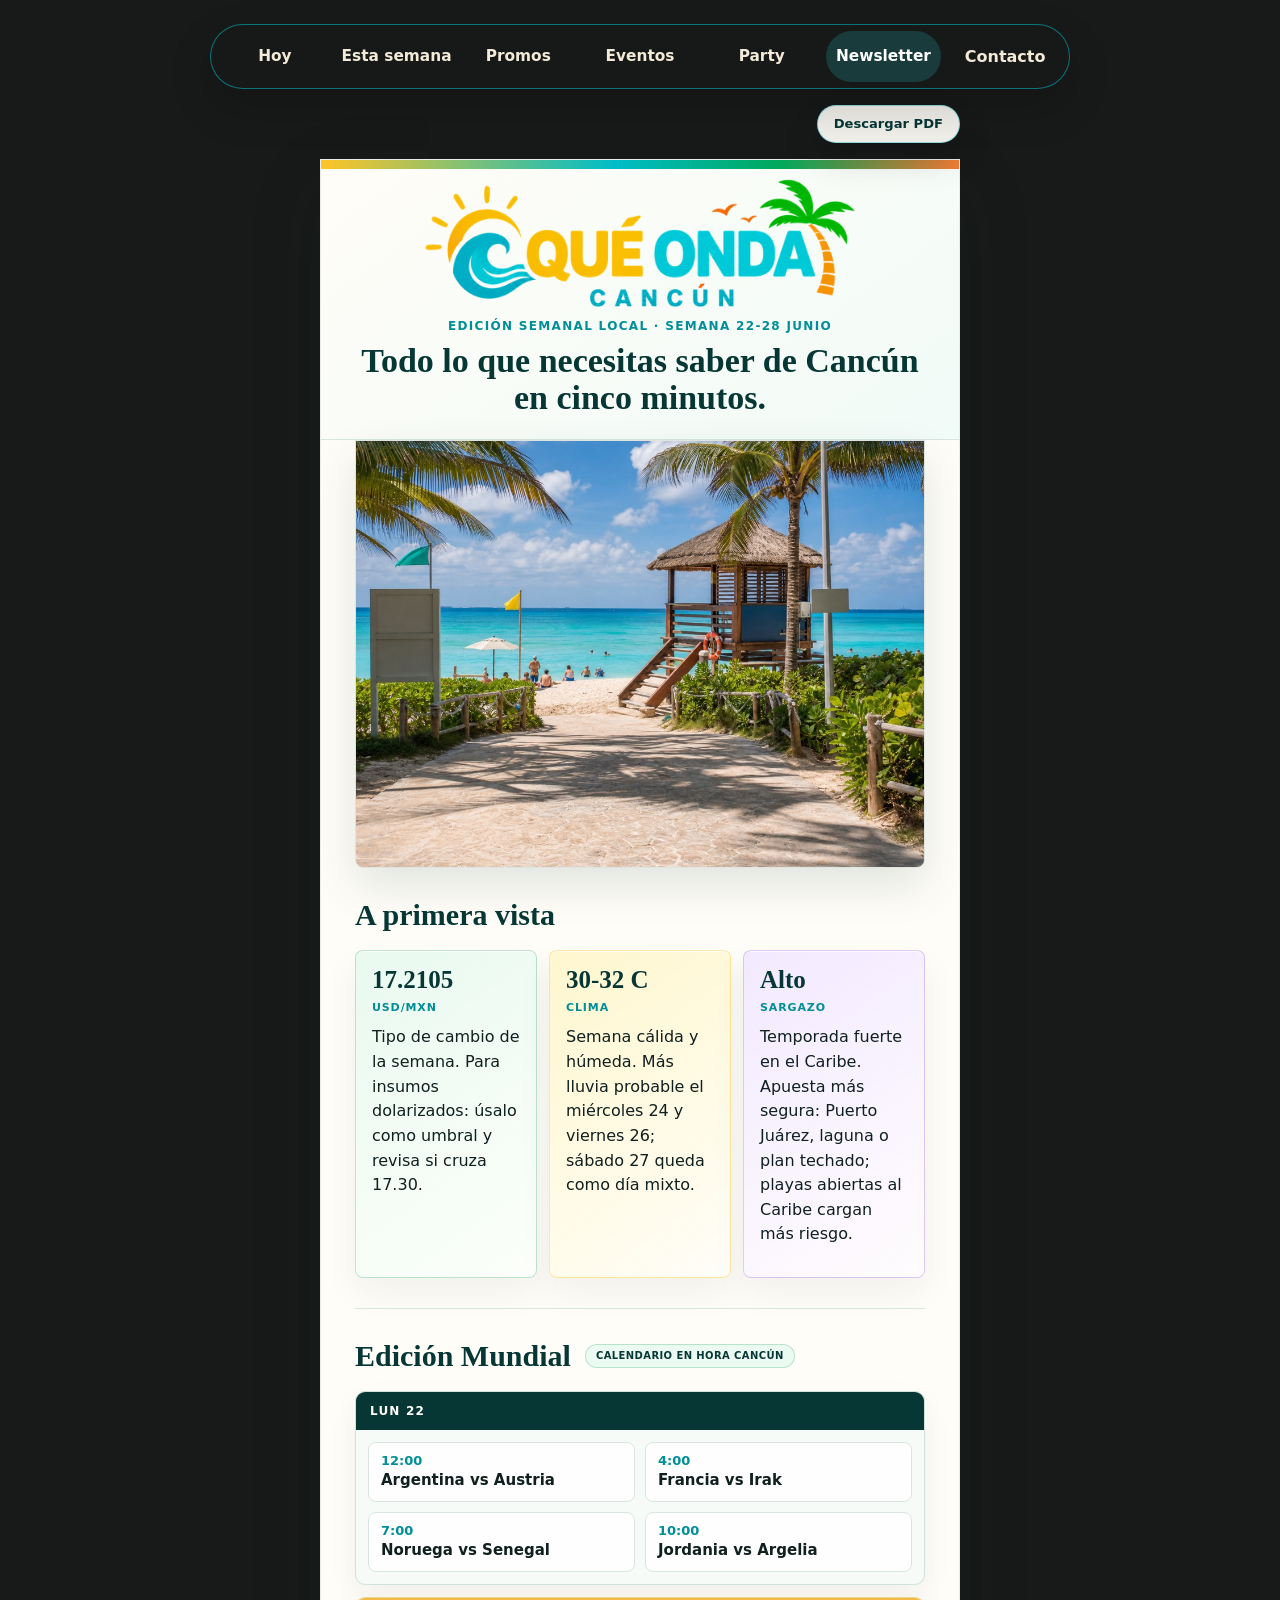
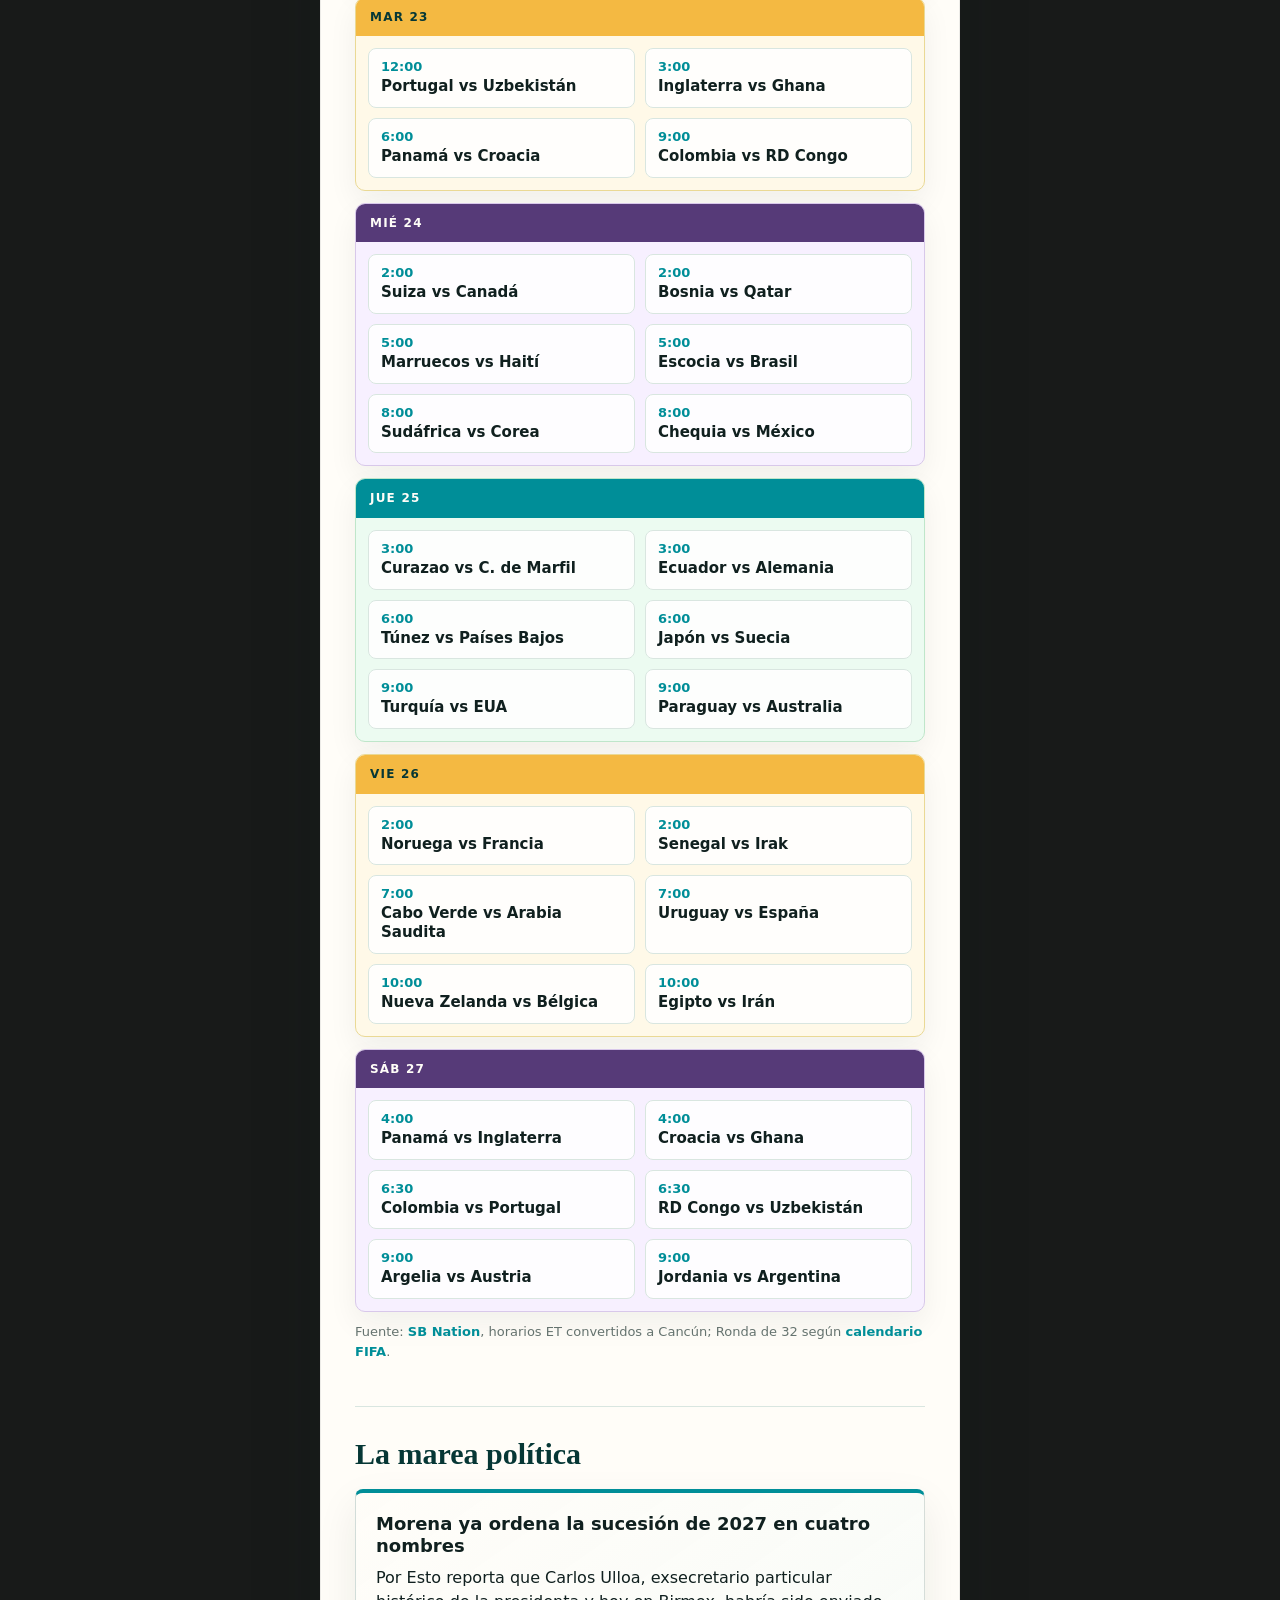
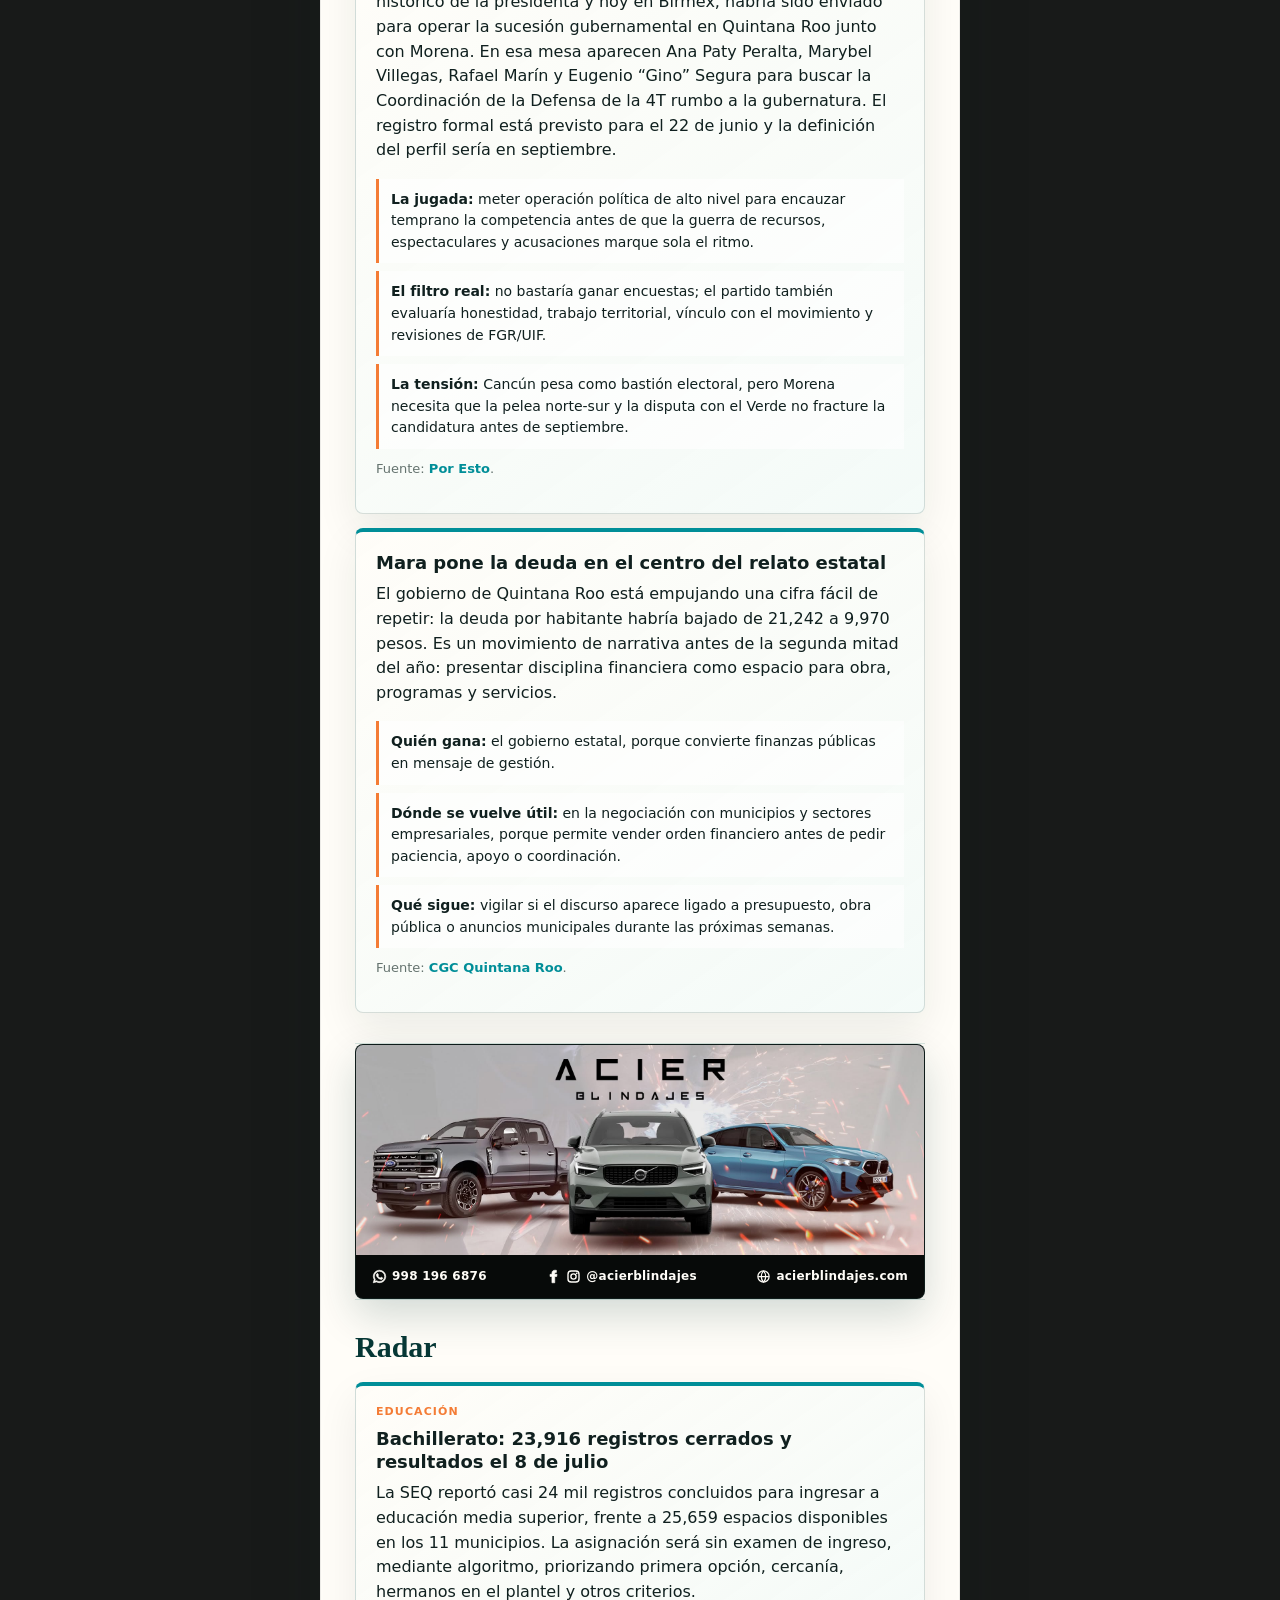
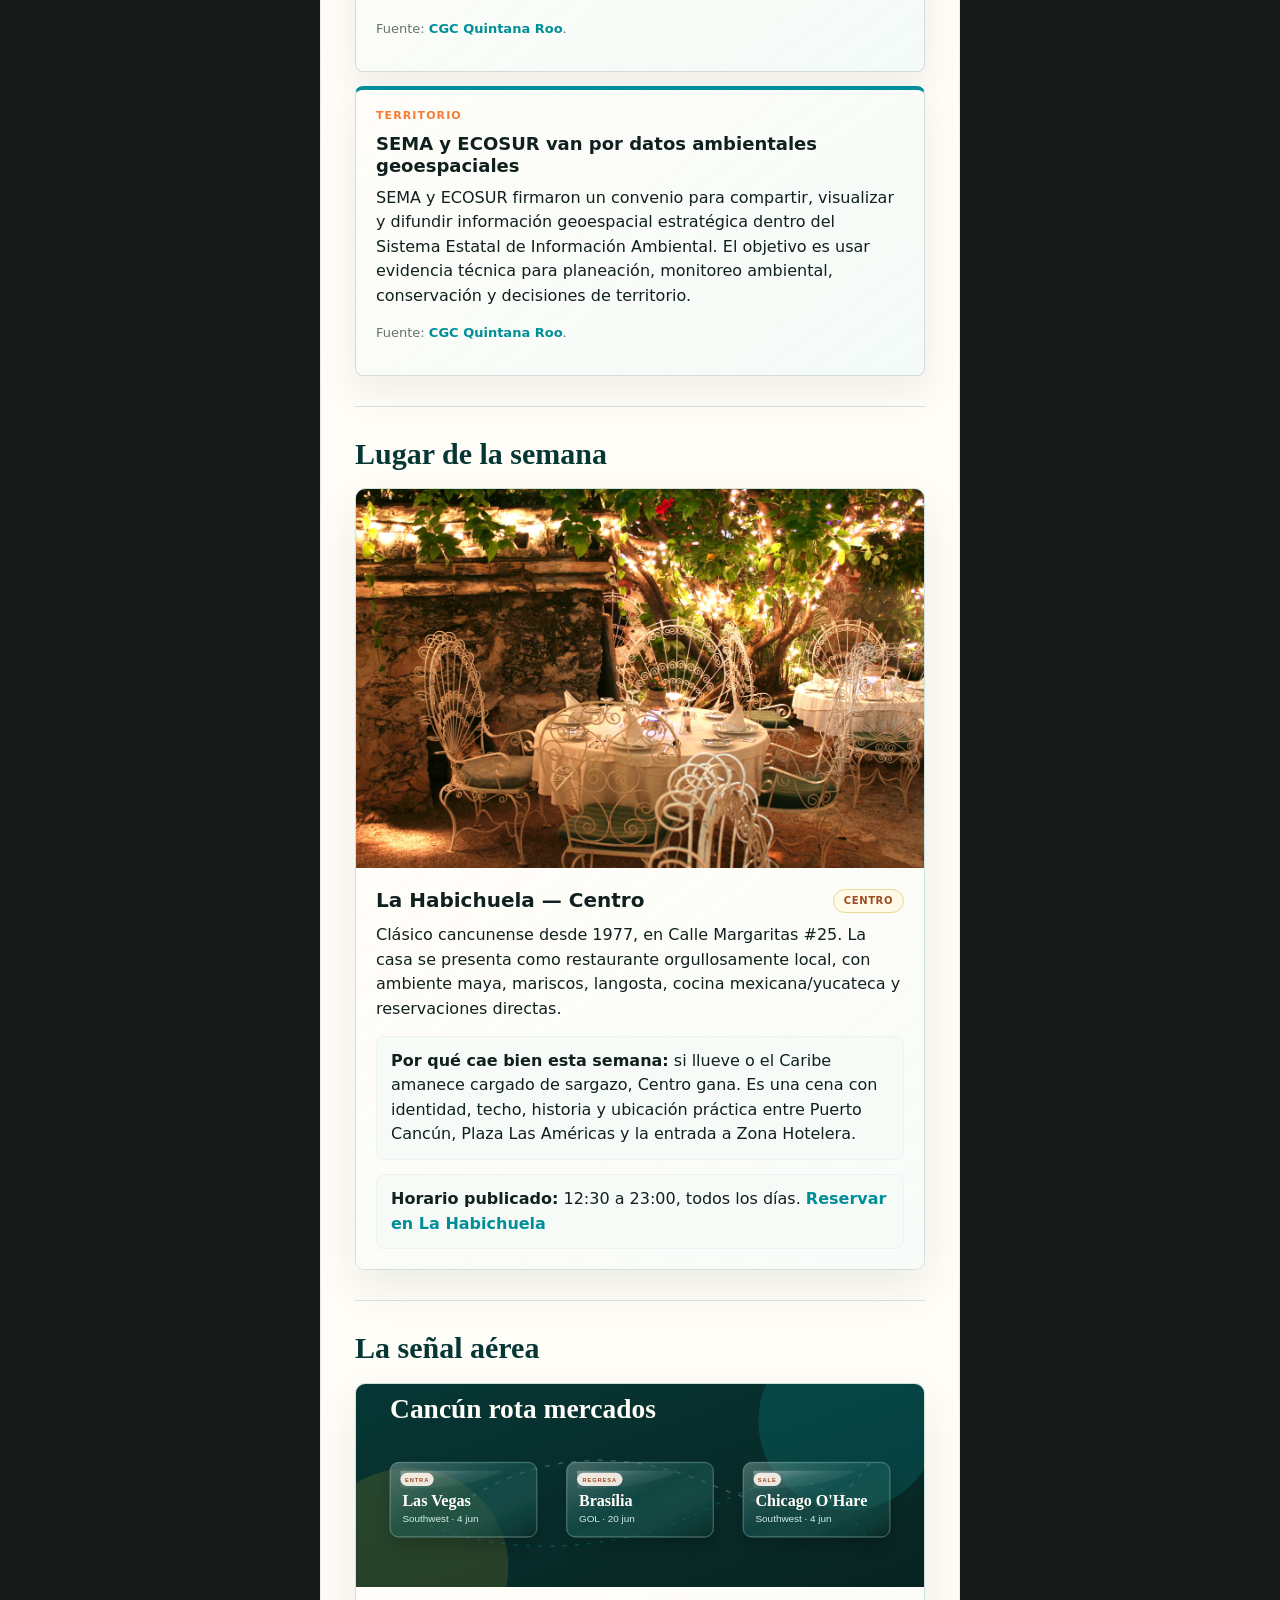
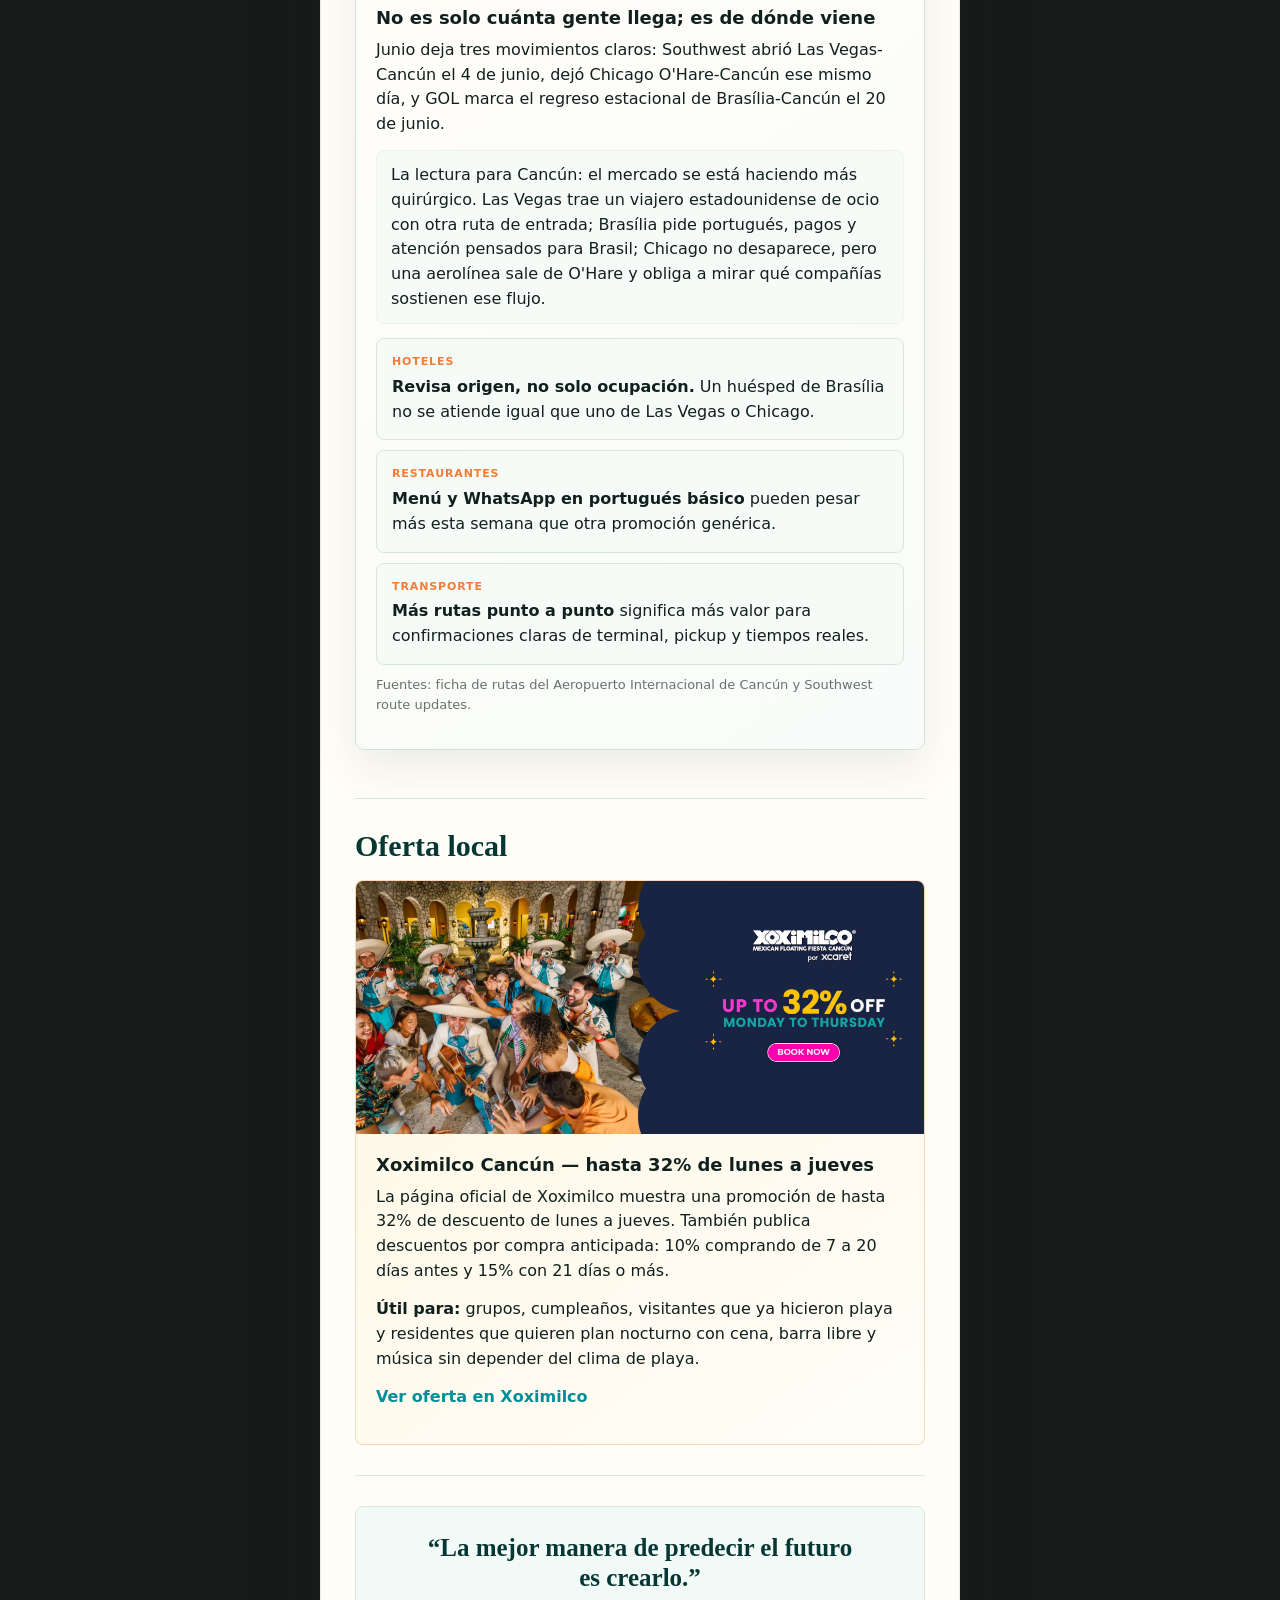
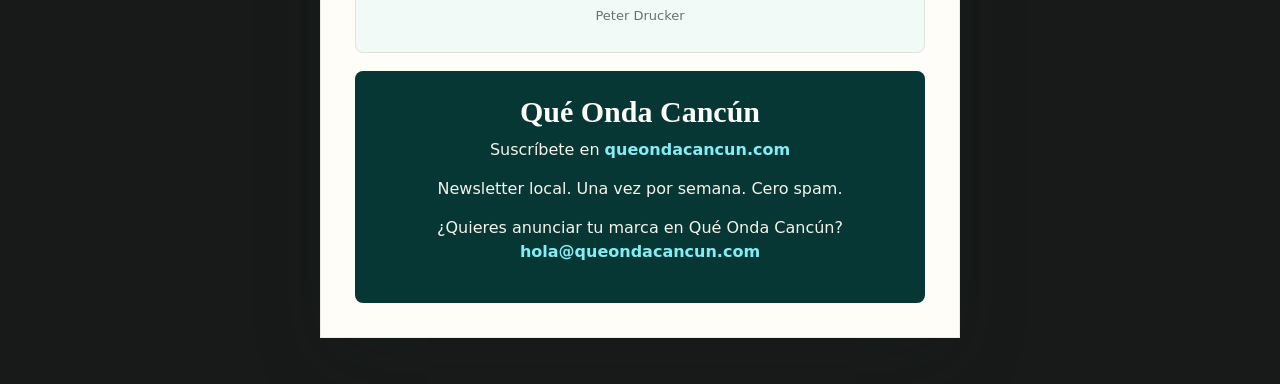
<file: boletin/index.html>
<!doctype html>
<html lang="es-MX">
  <head>
    <meta charset="utf-8">
    <meta name="viewport" content="width=device-width, initial-scale=1">
    <meta http-equiv="refresh" content="0; url=/newsletter/">
    <title>Newsletter | Qué Onda Cancún</title>
    <link rel="canonical" href="https://queondacancun.com/newsletter/">
  </head>
  <body>
    <p><a href="/newsletter/">Abrir newsletter</a></p>
  </body>
</html>
</file>
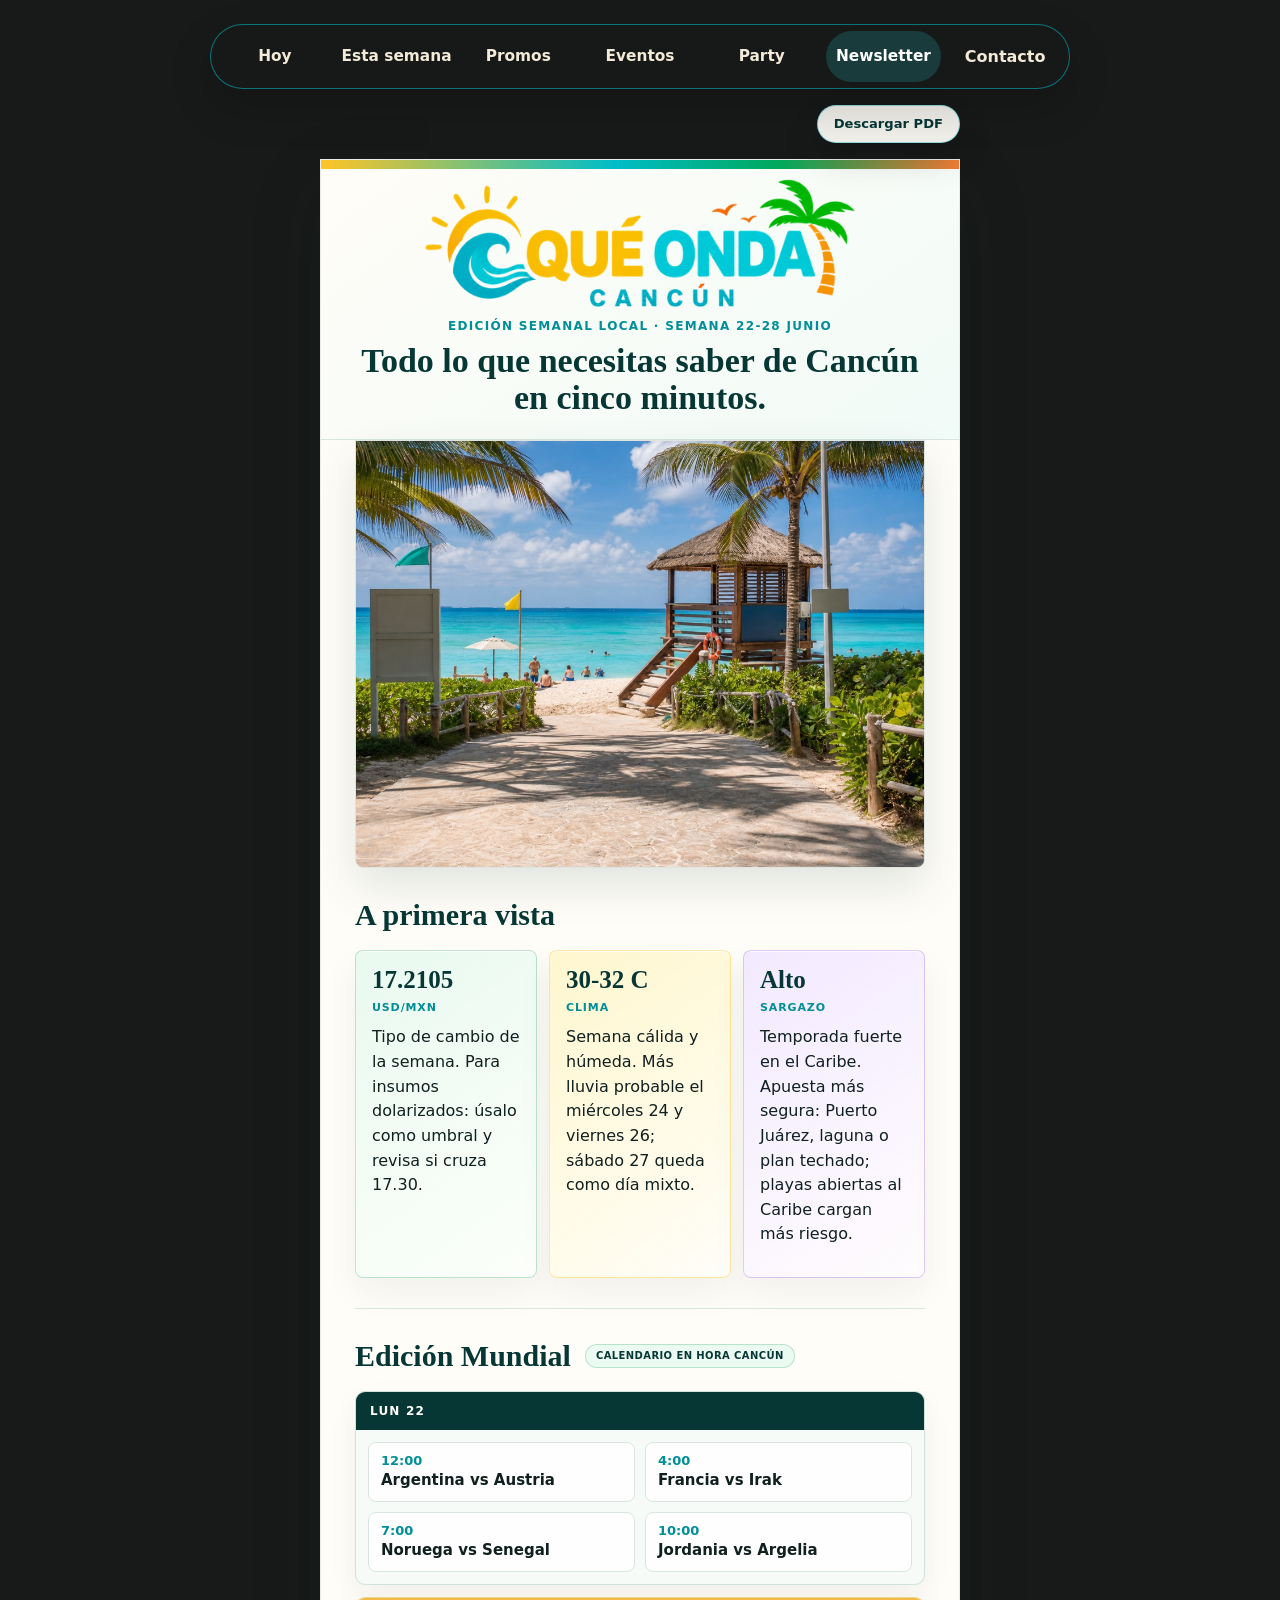
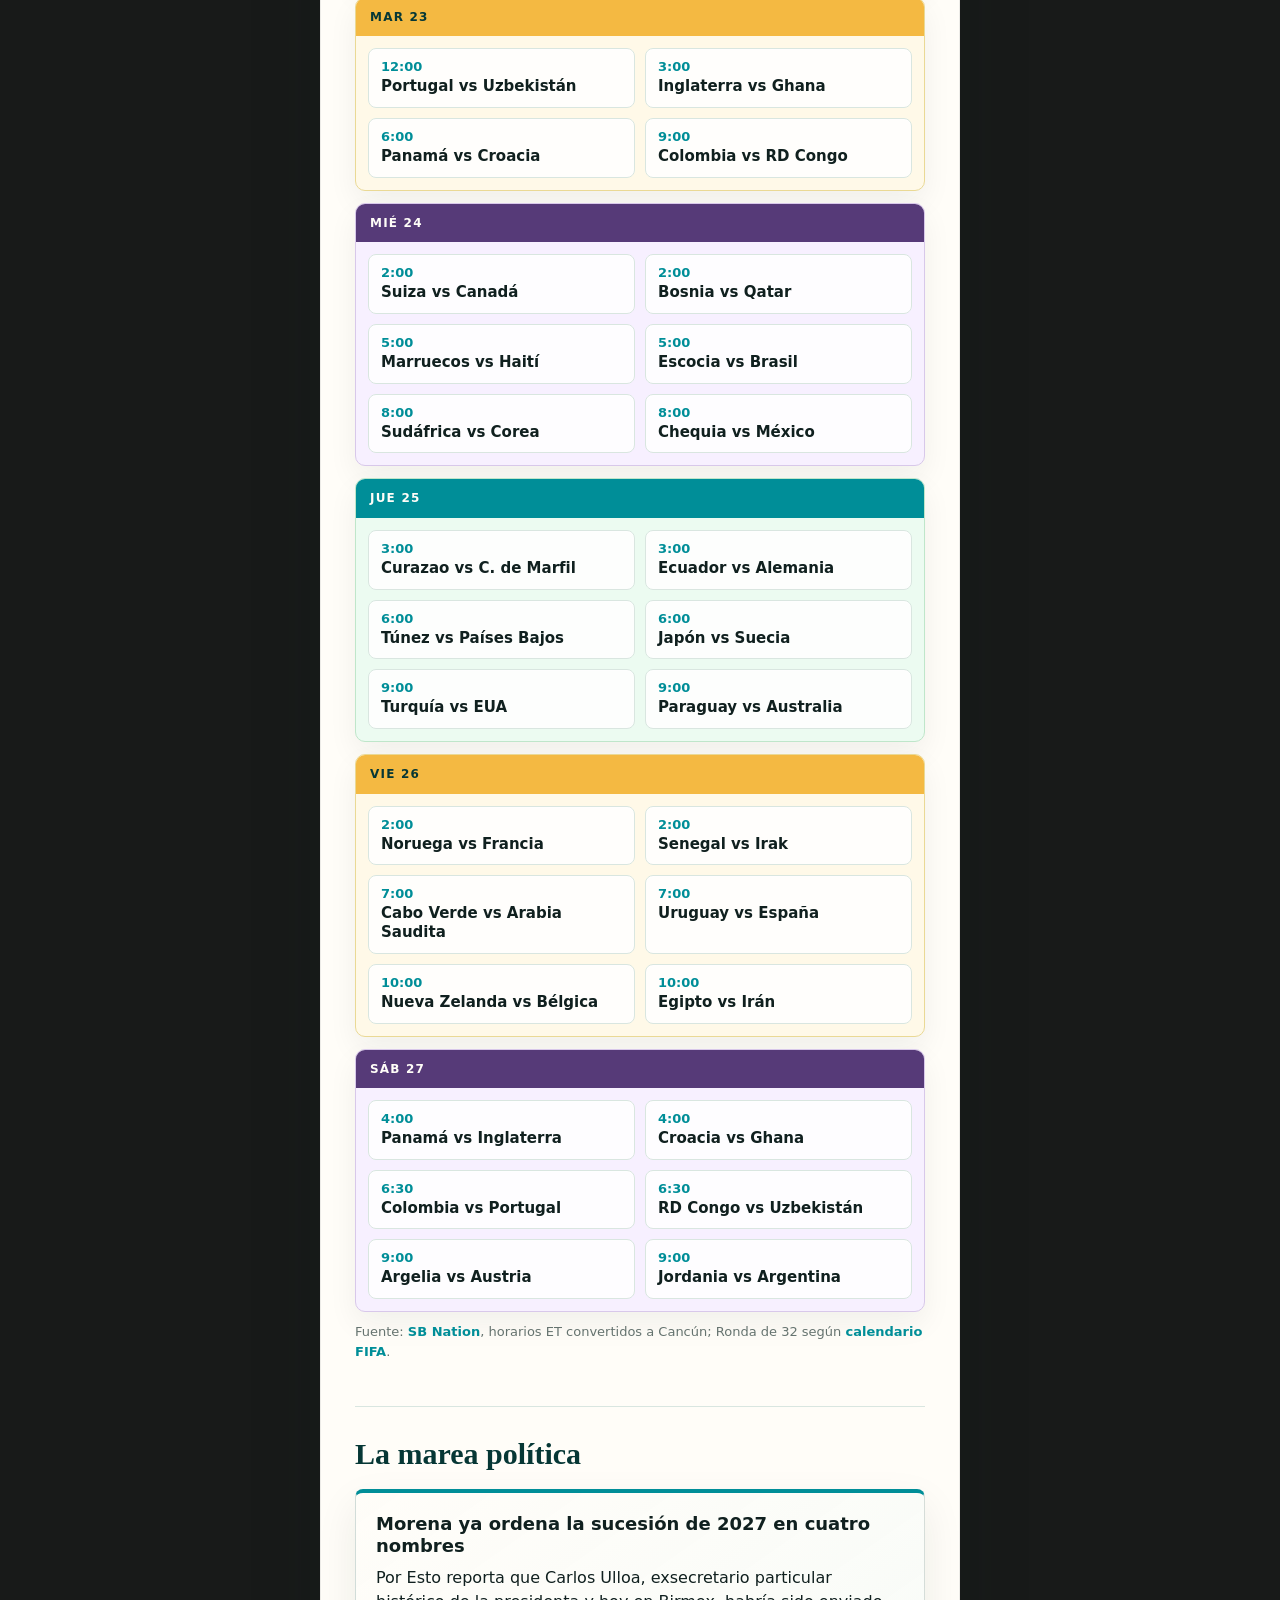
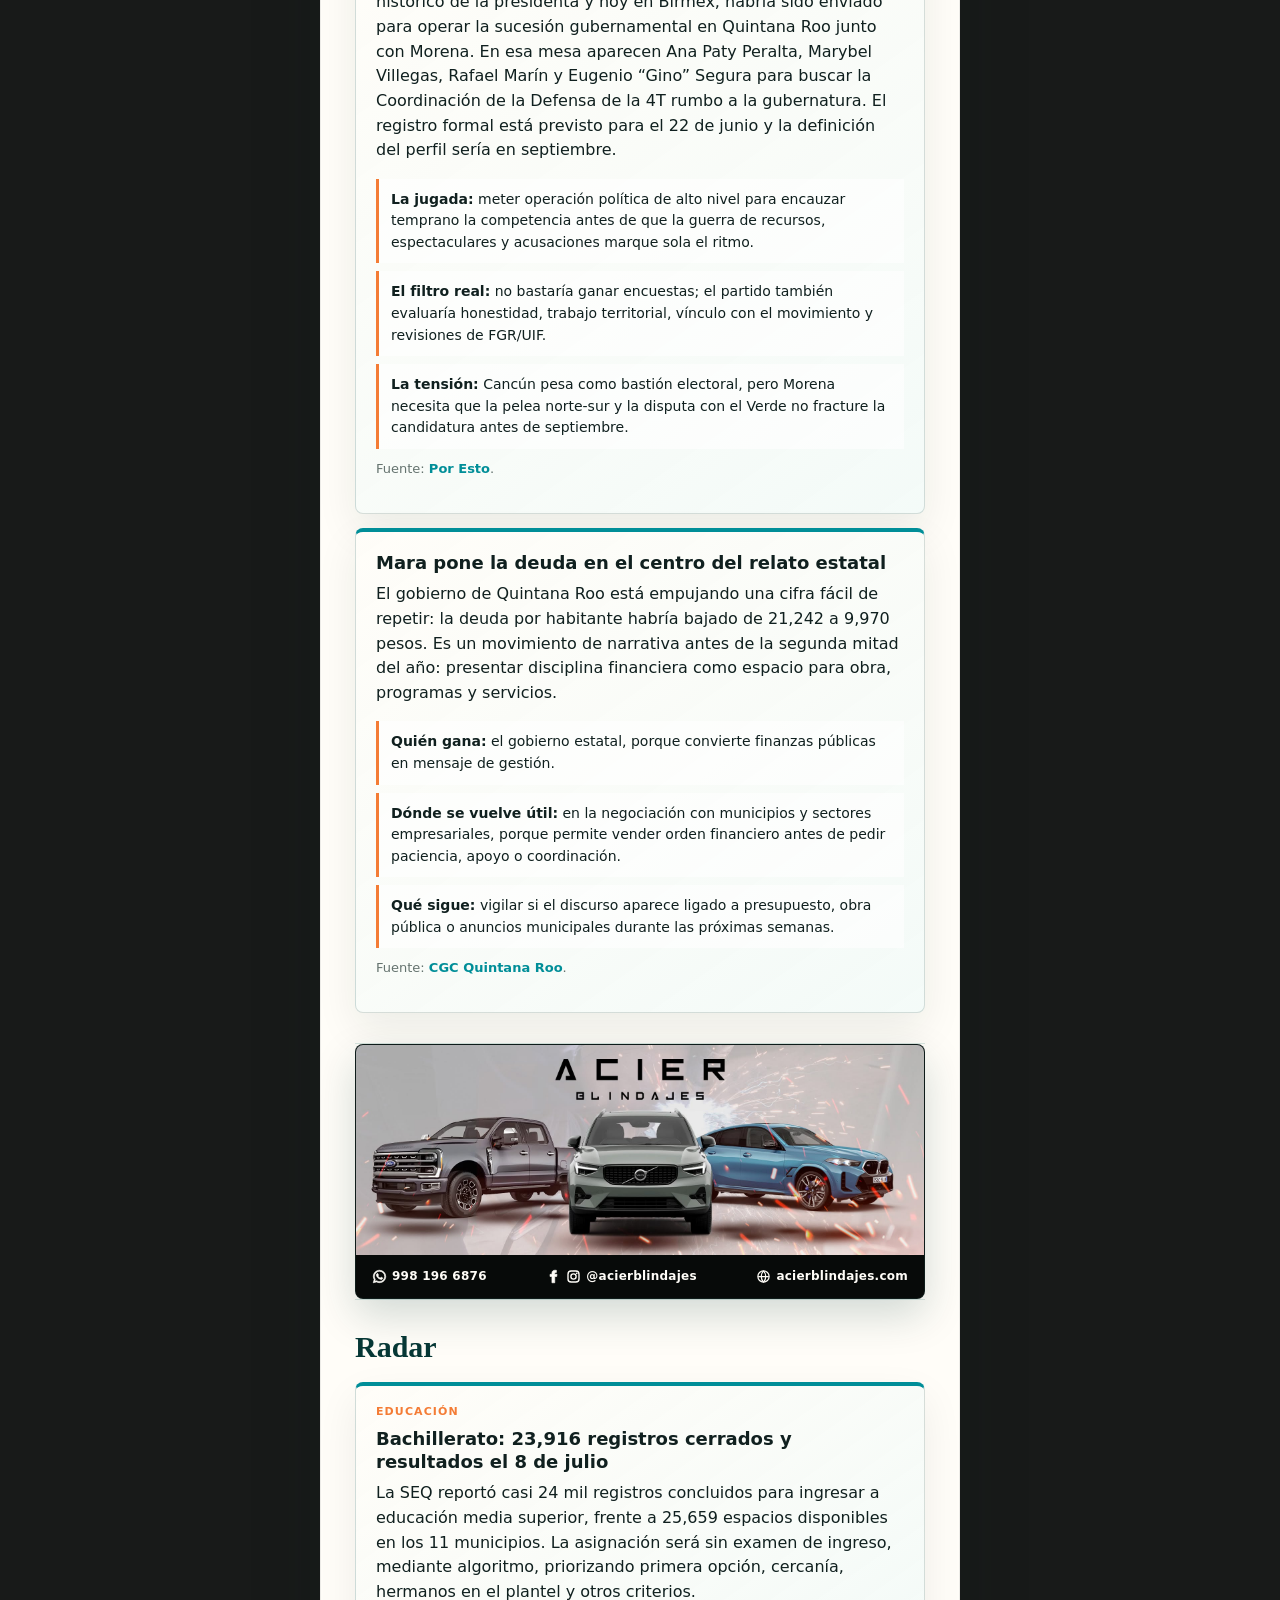
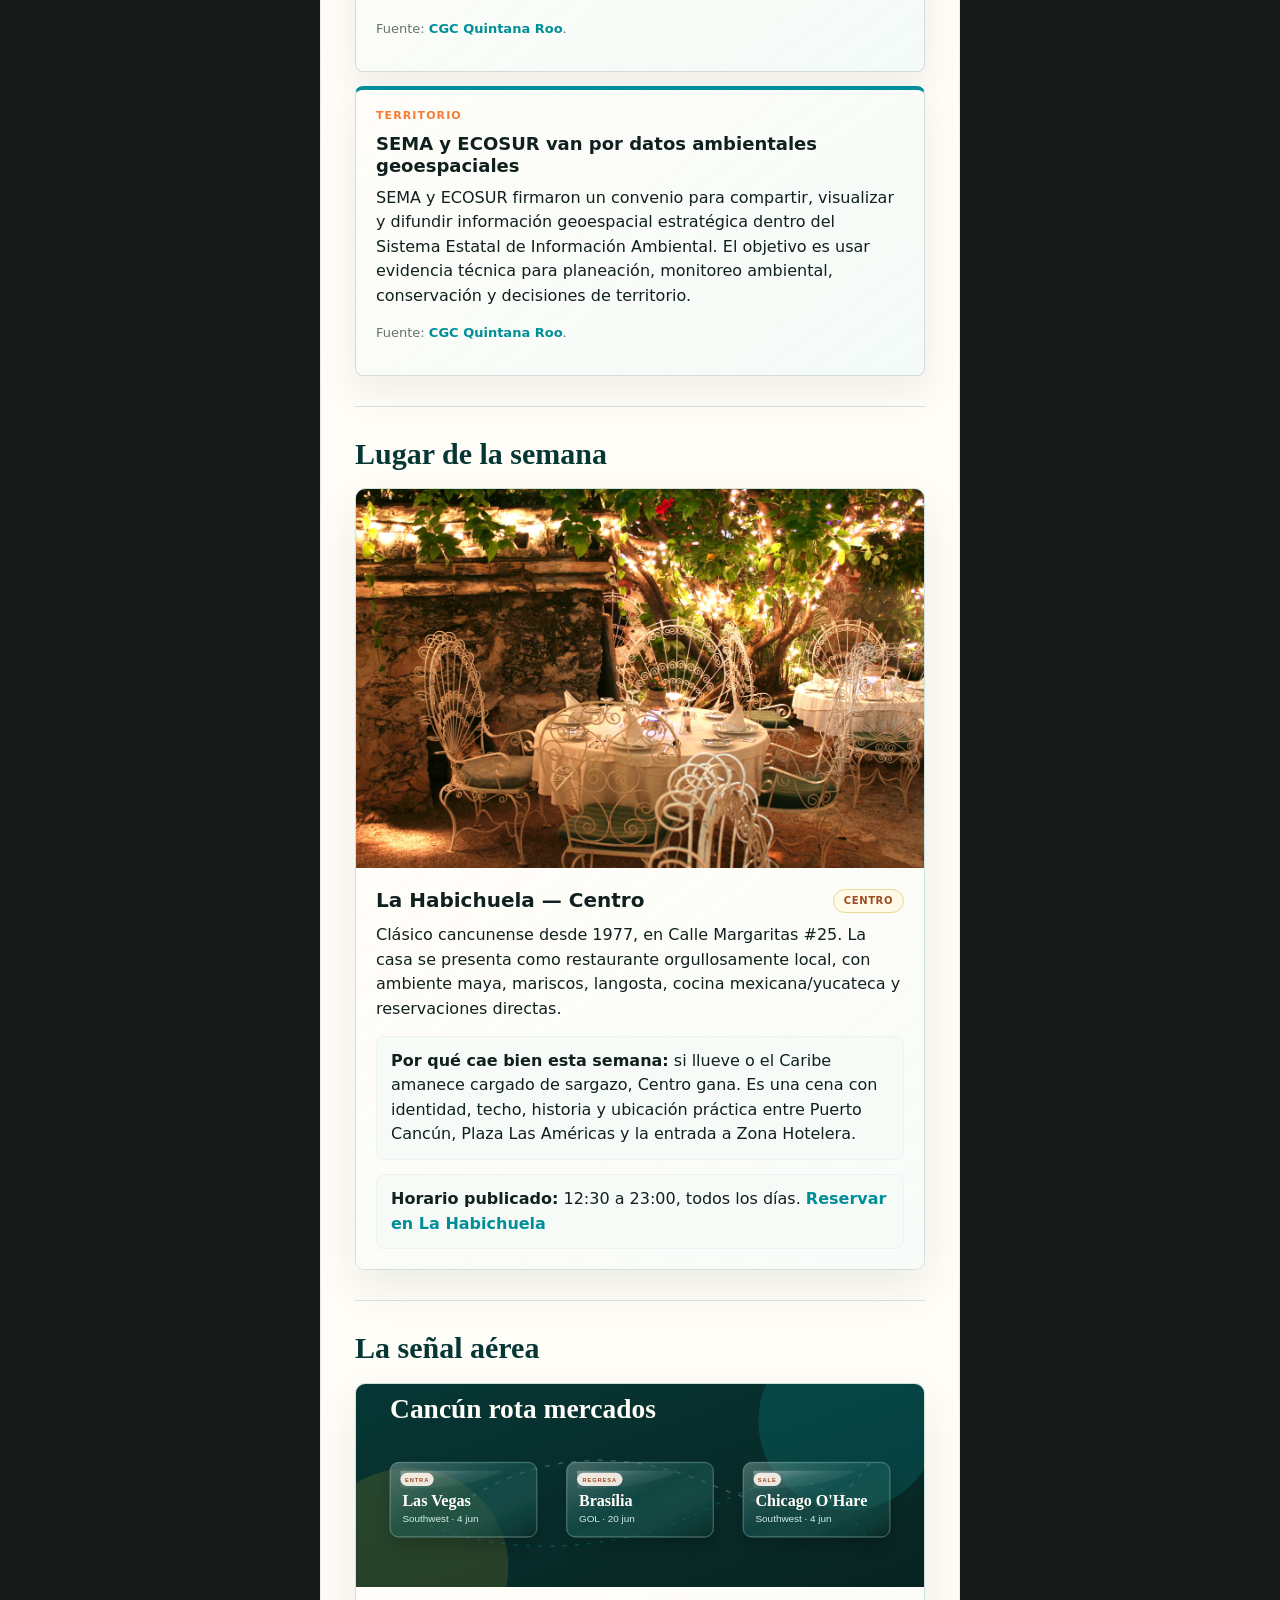
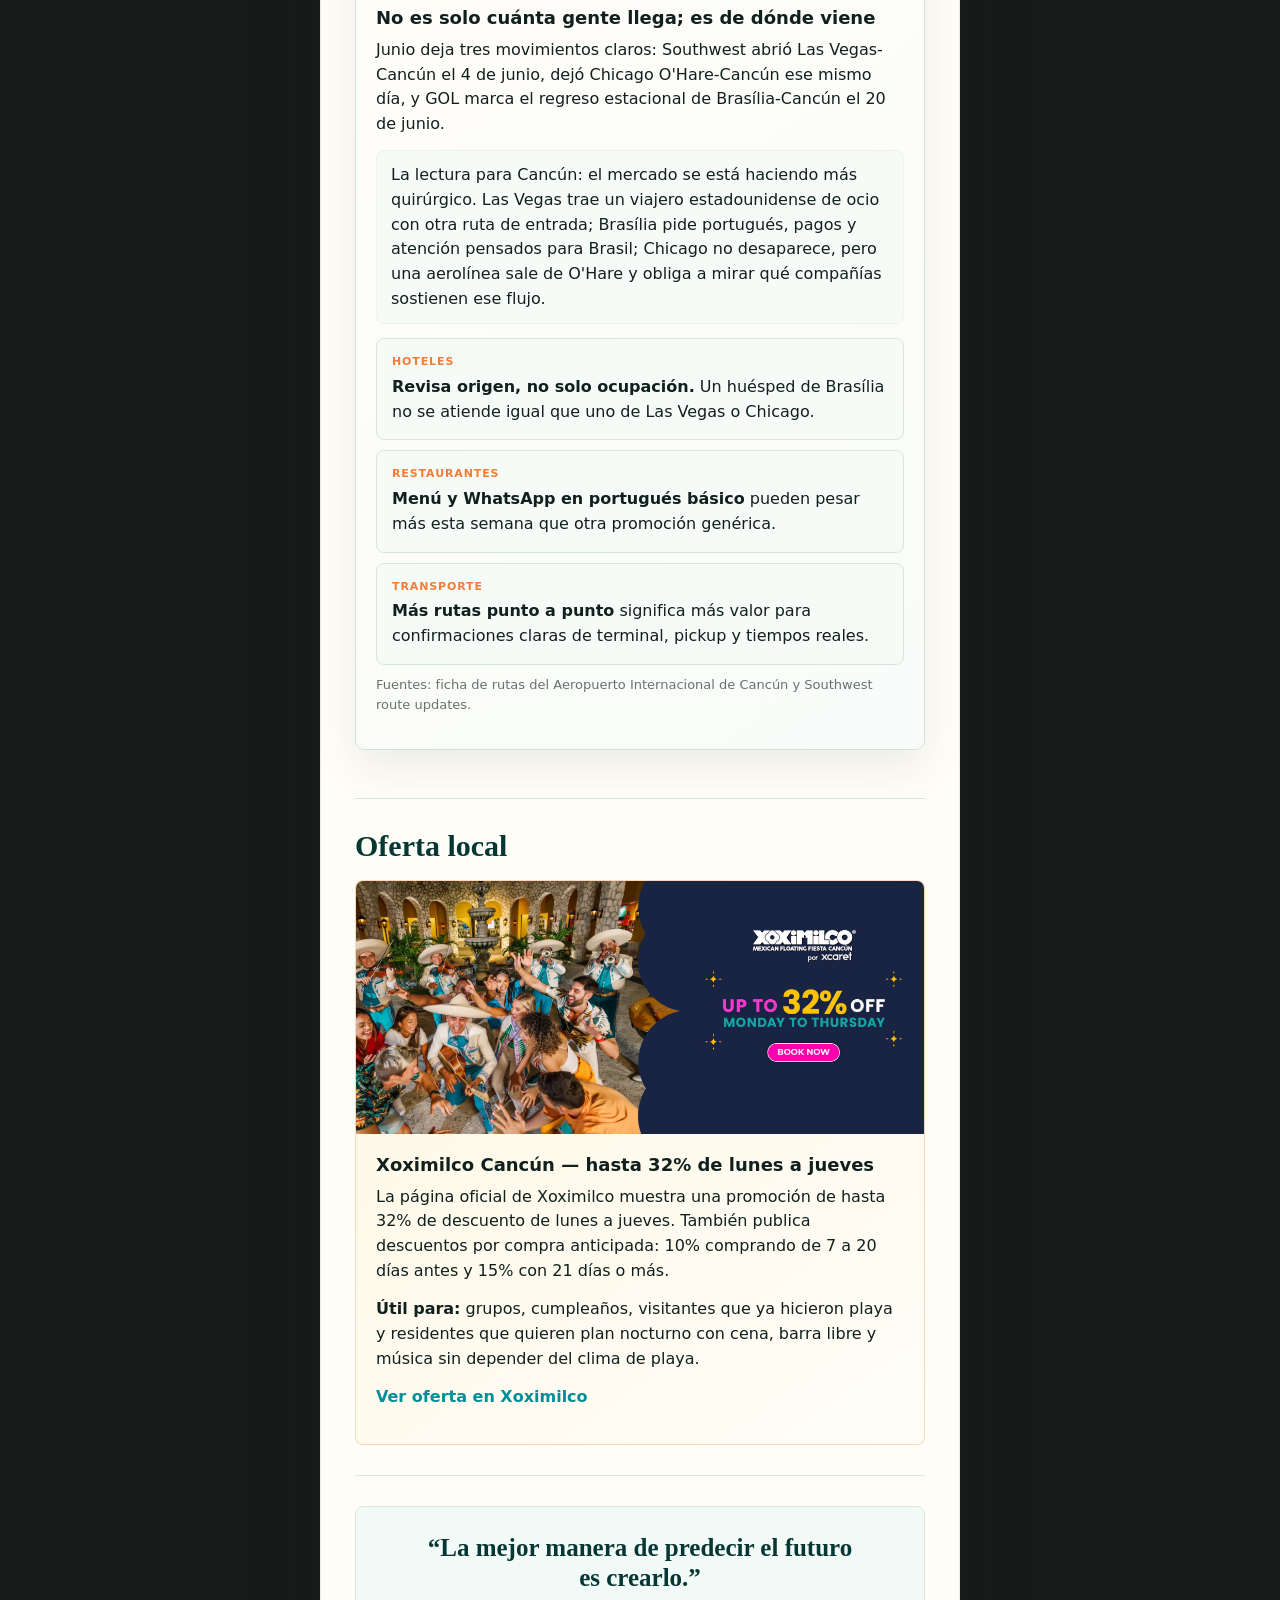
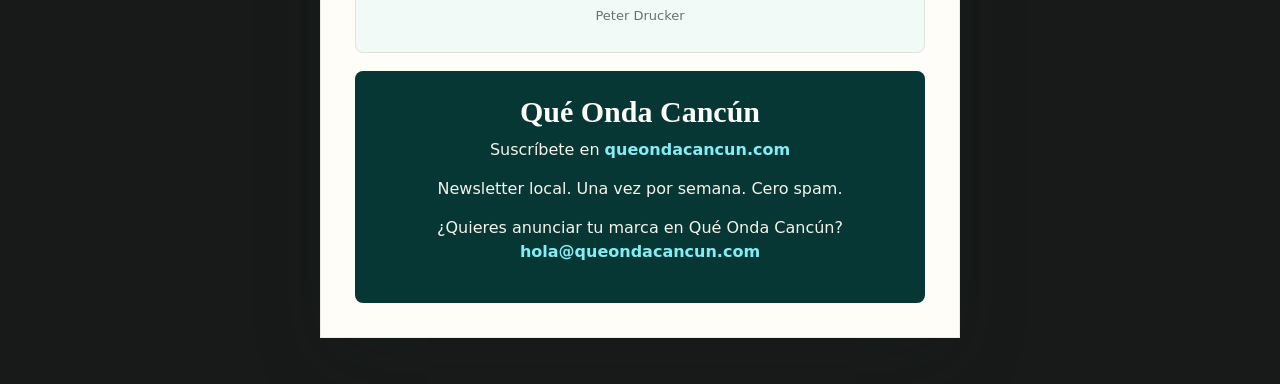
<file: newsletter/index.html>
<!doctype html>
<html lang="es">
<head>
  <meta charset="utf-8">
  <meta name="viewport" content="width=device-width, initial-scale=1">
  <title>Newsletter de Cancún | Qué Onda Cancún</title>
  <meta
    name="description"
    content="Newsletter semanal de Qué Onda Cancún con eventos, política local, radar, lugares, conectividad y ofertas."
  >
  <meta name="robots" content="index, follow, max-image-preview:large">
  <meta property="og:type" content="article">
  <meta property="og:site_name" content="Qué Onda Cancún">
  <meta property="og:url" content="https://queondacancun.com/newsletter/">
  <meta property="og:title" content="Newsletter de Cancún | Qué Onda Cancún">
  <meta property="og:description" content="Todo lo que necesitas saber de Cancún en cinco minutos. Semana 22-28 junio.">
  <meta property="og:image" content="https://queondacancun.com/assets/newsletter/photo-guia-playa.jpg">
  <meta name="twitter:card" content="summary_large_image">
  <meta name="twitter:title" content="Newsletter de Cancún | Qué Onda Cancún">
  <meta name="twitter:description" content="Todo lo que necesitas saber de Cancún en cinco minutos. Semana 22-28 junio.">
  <meta name="twitter:image" content="https://queondacancun.com/assets/newsletter/photo-guia-playa.jpg">
  <link rel="canonical" href="https://queondacancun.com/newsletter/">
  <script type="application/ld+json">
    {
      "@context": "https://schema.org",
      "@type": "Article",
      "headline": "Newsletter de Cancún | Qué Onda Cancún",
      "url": "https://queondacancun.com/newsletter/",
      "inLanguage": "es-MX",
      "description": "Newsletter semanal de Qué Onda Cancún con eventos, política local, radar, lugares, conectividad y ofertas.",
      "image": "https://queondacancun.com/assets/newsletter/photo-guia-playa.jpg",
      "publisher": {
        "@type": "Organization",
        "name": "Qué Onda Cancún",
        "url": "https://queondacancun.com/",
        "logo": "https://queondacancun.com/assets/social/que-onda-logo-trimmed.png"
      }
    }
  </script>
  <link rel="icon" href="/favicon.ico" sizes="any">
  <link rel="icon" type="image/png" sizes="16x16" href="/assets/favicons/favicon-16.png">
  <link rel="icon" type="image/png" sizes="32x32" href="/assets/favicons/favicon-32.png">
  <link rel="apple-touch-icon" sizes="180x180" href="/assets/favicons/apple-touch-icon.png">
  <link rel="manifest" href="/site.webmanifest">
  <meta name="theme-color" content="#181a19">
  <style>
    :root {
      --ink: #10201f;
      --muted: #65736f;
      --line: #d9e6e0;
      --paper: #f4efe4;
      --card: #fffdf8;
      --deep: #063735;
      --teal: #008e98;
      --aqua: #00bdc8;
      --sun: #ffc425;
      --coral: #f47c35;
      --soft: #f7fbf8;
    }

    * { box-sizing: border-box; }

    html {
      overflow-x: hidden;
    }

    body {
      margin: 0;
      background: #181a19;
      color: var(--ink);
      font-family: Inter, ui-sans-serif, system-ui, -apple-system, BlinkMacSystemFont, "Segoe UI", sans-serif;
      line-height: 1.54;
      overflow-x: hidden;
    }

    a {
      color: var(--teal);
      font-weight: 800;
      text-decoration: none;
    }

    a:hover { text-decoration: underline; }

    .site-nav {
      width: min(100% - 28px, 860px);
      margin: 0 auto 16px;
      display: grid;
      grid-template-columns: repeat(7, minmax(0, 1fr));
      gap: 6px;
      align-items: center;
      justify-content: center;
      padding: 6px;
      border: 1px solid rgba(0, 189, 200, 0.55);
      border-radius: 999px;
      background: rgba(24, 26, 25, 0.72);
      box-shadow: 0 18px 44px rgba(0, 0, 0, 0.18);
      backdrop-filter: blur(18px);
    }

    .nav-links {
      display: contents;
    }

    .site-nav a,
    .site-nav button {
      min-height: 51px;
      display: inline-flex;
      align-items: center;
      justify-content: center;
      width: 100%;
      border-radius: 999px;
      color: #f3ead8;
      padding: 0 10px;
      font-size: 0.96rem;
      font-weight: 900;
      line-height: 1;
      text-decoration: none;
      white-space: nowrap;
    }

    .site-nav button {
      border: 0;
      border-radius: 999px;
      background: transparent;
      font-family: inherit;
      cursor: pointer;
      color: #f3ead8;
      padding: 0 10px;
      font-size: 1rem;
      font-weight: 900;
    }

    .site-nav button:focus-visible {
      outline: 2px solid rgba(32, 199, 203, 0.55);
      outline-offset: 2px;
    }

    .site-nav a:hover,
    .site-nav a[aria-current="page"],
    .site-nav button:hover {
      background: rgba(32, 199, 203, 0.2);
      color: #ffffff;
      text-decoration: none;
    }

    .modal-backdrop {
      position: fixed;
      inset: 0;
      z-index: 120;
      display: grid;
      place-items: center;
      background: rgba(6, 32, 31, 0.74);
      padding: 20px;
    }

    .contact-modal {
      position: relative;
      width: min(100%, 600px);
      border-radius: 24px;
      border: 1px solid rgba(32, 199, 203, 0.28);
      background:
        radial-gradient(circle at 18% 0%, rgba(32, 199, 203, 0.16), transparent 34%),
        radial-gradient(circle at 92% 0%, rgba(255, 196, 37, 0.1), transparent 30%),
        rgba(17, 22, 21, 0.98);
      color: #f3ead8;
      box-shadow: 0 26px 90px rgba(0, 0, 0, 0.58);
      padding: 34px 32px 30px;
      backdrop-filter: blur(18px);
    }

    .modal-close {
      position: absolute;
      top: 14px;
      right: 14px;
      width: 38px;
      height: 38px;
      border-radius: 999px;
      border: 1px solid rgba(255, 253, 248, 0.14);
      background: rgba(255, 253, 248, 0.1);
      color: #fffdf8;
      cursor: pointer;
      font-size: 1.1rem;
      line-height: 1;
    }

    .contact-title {
      max-width: 520px;
      margin: 0 auto 24px;
      color: #fffdf8;
      font-size: clamp(1.18rem, 2vw, 1.42rem);
      font-weight: 950;
      line-height: 1.18;
      text-align: center;
      text-wrap: balance;
    }

    .contact-actions {
      display: grid;
      gap: 14px;
    }

    .contact-action {
      display: inline-flex;
      align-items: center;
      justify-content: center;
      min-height: 60px;
      border: 1px solid rgba(255, 253, 248, 0.2);
      border-radius: 18px;
      color: #fffdf8;
      box-shadow: inset 0 1px 0 rgba(255, 255, 255, 0.2), 0 16px 34px rgba(0, 0, 0, 0.24);
      text-decoration: none;
      font-weight: 950;
      padding: 0 22px;
      font-size: 1.02rem;
      letter-spacing: 0;
      line-height: 1.1;
      text-align: center;
      white-space: nowrap;
      transition: transform 0.18s ease, box-shadow 0.18s ease, filter 0.18s ease;
    }

    .contact-action:hover {
      filter: saturate(1.06) brightness(1.04);
      transform: translateY(-1px);
      text-decoration: none;
    }

    .contact-action:focus-visible {
      outline: 2px solid rgba(255, 253, 248, 0.72);
      outline-offset: 3px;
    }

    .contact-action--primary {
      background: linear-gradient(135deg, #0b4fa7, #1787d2 62%, #42b8f2);
    }

    .contact-action--secondary {
      background: linear-gradient(135deg, #087b4f, #18a66f 58%, #52d18d);
    }

    .download-row {
      width: min(100% - 28px, 640px);
      margin: 0 auto 16px;
      display: flex;
      justify-content: flex-end;
    }

    .pdf-download {
      display: inline-flex;
      align-items: center;
      justify-content: center;
      min-height: 38px;
      padding: 0 16px;
      border: 1px solid rgba(0, 189, 200, 0.42);
      border-radius: 999px;
      background: rgba(255, 253, 248, 0.94);
      color: var(--deep);
      box-shadow: 0 16px 34px rgba(0, 0, 0, 0.16);
      font-size: 0.82rem;
      font-weight: 900;
      line-height: 1;
      text-decoration: none;
    }

    .pdf-download:hover {
      background: #ffffff;
      color: var(--teal);
      text-decoration: none;
    }

    .page {
      width: 100%;
      padding: 24px 14px 46px;
      overflow-x: hidden;
    }

    .newsletter {
      width: min(100%, 640px);
      max-width: 640px;
      margin: 0 auto;
      overflow: hidden;
      background: var(--card);
      border: 1px solid rgba(16, 32, 31, 0.08);
      box-shadow: 0 24px 70px rgba(16, 32, 31, 0.14);
    }

    .topbar {
      height: 9px;
      background: linear-gradient(90deg, var(--sun), var(--aqua) 46%, #00a85a 72%, var(--coral));
    }

    header {
      padding: 10px 34px 22px;
      background: linear-gradient(145deg, #fffdf8 0%, #f1fbf7 100%);
      border-bottom: 1px solid var(--line);
      text-align: center;
    }

    .logo {
      display: block;
      width: min(430px, 98%);
      height: auto;
      margin: 0 auto 10px;
      pointer-events: none;
      user-select: none;
      -webkit-user-drag: none;
    }

    .issue-line {
      margin: 0 0 8px;
      color: var(--teal);
      font-size: 12px;
      font-weight: 900;
      letter-spacing: 0.11em;
      text-transform: uppercase;
    }

    h1 {
      margin: 0;
      color: var(--deep);
      font-family: Georgia, "Times New Roman", serif;
      font-size: 34px;
      line-height: 1.08;
      letter-spacing: 0;
    }

    .subtitle {
      margin: 10px 0 0;
      color: #334844;
      font-size: 17px;
      font-weight: 700;
    }

    .hero-banner {
      padding: 0 34px;
      background: var(--card);
    }

    .hero-banner img {
      display: block;
      width: 100%;
      height: auto;
      border-radius: 0 0 8px 8px;
      border: 1px solid rgba(6, 55, 53, 0.12);
      box-shadow: 0 18px 44px rgba(6, 55, 53, 0.12);
      pointer-events: none;
      user-select: none;
      -webkit-user-drag: none;
    }

    main { padding: 0 34px 34px; }

    section {
      padding: 30px 0;
      border-bottom: 1px solid var(--line);
    }

    section:last-child {
      border-bottom: 0;
      padding-bottom: 0;
    }

    h2 {
      margin: 0 0 18px;
      color: var(--deep);
      font-family: Georgia, "Times New Roman", serif;
      font-size: 30px;
      line-height: 1.12;
      letter-spacing: 0;
    }

    h3 {
      margin: 0 0 8px;
      color: var(--ink);
      font-size: 18px;
      line-height: 1.25;
    }

    p { margin: 0 0 14px; }

    .muted {
      color: var(--muted);
      font-size: 13px;
    }

    .data-grid {
      display: grid;
      grid-template-columns: repeat(3, 1fr);
      gap: 12px;
    }

    .data-card {
      min-height: 174px;
      padding: 16px;
      border: 1px solid rgba(255, 255, 255, 0.72);
      border-radius: 8px;
      box-shadow: inset 0 1px 0 rgba(255, 255, 255, 0.74), 0 14px 34px rgba(16, 32, 31, 0.06);
      backdrop-filter: blur(12px);
    }

    .data-card.fx {
      background: linear-gradient(145deg, rgba(231, 249, 239, 0.92), rgba(252, 255, 250, 0.78));
      border-color: rgba(87, 176, 126, 0.34);
    }

    .data-card.weather {
      background: linear-gradient(145deg, rgba(255, 246, 202, 0.92), rgba(255, 253, 248, 0.8));
      border-color: rgba(255, 196, 37, 0.38);
    }

    .data-card.sargazo {
      background: linear-gradient(145deg, rgba(242, 232, 255, 0.94), rgba(255, 252, 255, 0.82));
      border-color: rgba(155, 111, 210, 0.32);
    }

    .metric {
      color: var(--deep);
      font-family: Georgia, "Times New Roman", serif;
      font-size: 25px;
      font-weight: 800;
      line-height: 1;
    }

    .metric-label {
      margin: 8px 0 9px;
      color: var(--teal);
      font-size: 11px;
      font-weight: 900;
      letter-spacing: 0.08em;
      text-transform: uppercase;
    }

    .worldcup-board {
      display: grid;
      gap: 12px;
    }

    .worldcup-note {
      display: inline-flex;
      width: fit-content;
      margin: 0;
      padding: 6px 10px;
      border: 1px solid rgba(87, 176, 126, 0.34);
      border-radius: 999px;
      background: #ecfbf1;
      color: var(--deep);
      font-size: 10px;
      font-weight: 900;
      letter-spacing: 0.04em;
      line-height: 1;
      text-transform: uppercase;
    }

    .worldcup-heading {
      display: flex;
      align-items: center;
      gap: 14px;
      margin-bottom: 18px;
    }

    .worldcup-heading h2 {
      margin: 0;
    }

    .match-day {
      overflow: hidden;
      border: 1px solid #cfe2dc;
      border-radius: 10px;
      background: #f7fbf8;
      box-shadow: 0 12px 30px rgba(16, 32, 31, 0.06);
    }

    .day-label {
      padding: 10px 14px;
      color: #fffdf8;
      background: var(--deep);
      font-size: 12px;
      font-weight: 900;
      letter-spacing: 0.1em;
      text-transform: uppercase;
    }

    .match-list {
      display: grid;
      grid-template-columns: repeat(2, minmax(0, 1fr));
      gap: 10px;
      padding: 12px;
    }

    .match-card {
      min-height: 58px;
      padding: 11px 12px;
      border: 1px solid var(--line);
      border-radius: 8px;
      background: rgba(255, 255, 255, 0.88);
      color: var(--ink);
      box-shadow: inset 0 1px 0 rgba(255, 255, 255, 0.74);
    }

    .match-time {
      display: block;
      margin-bottom: 4px;
      color: var(--teal);
      font-size: 13px;
      font-weight: 900;
      line-height: 1;
    }

    .match-teams {
      display: block;
      color: var(--ink);
      font-size: 15px;
      font-weight: 800;
      line-height: 1.25;
    }

    .match-day.gold {
      border-color: #ead995;
      background: #fff9e8;
    }

    .match-day.gold .day-label {
      background: #f4b942;
      color: var(--deep);
    }

    .match-day.purple {
      border-color: #d8c8ea;
      background: #f7f0ff;
    }

    .match-day.purple .day-label {
      background: #563a78;
    }

    .match-day.teal {
      border-color: #bfe6ca;
      background: #ecfbf1;
    }

    .match-day.teal .day-label {
      background: var(--teal);
    }

    .story {
      padding: 18px 20px;
      border: 1px solid rgba(6, 55, 53, 0.16);
      border-top: 4px solid var(--teal);
      border-radius: 8px;
      background:
        linear-gradient(145deg, rgba(255, 253, 248, 0.94), rgba(242, 250, 247, 0.86)),
        #fff;
      box-shadow: 0 16px 42px rgba(16, 32, 31, 0.07);
    }

    .story + .story {
      margin-top: 14px;
    }

    .story-kicker {
      margin: 0 0 8px;
      color: var(--coral);
      font-size: 11px;
      font-weight: 900;
      letter-spacing: 0.1em;
      text-transform: uppercase;
    }

    .source {
      color: var(--muted);
      font-size: 13px;
      margin-top: 10px;
    }

    .politics-card {
      padding: 20px;
      border: 1px solid rgba(6, 55, 53, 0.16);
      border-top: 4px solid var(--teal);
      border-radius: 8px;
      background:
        linear-gradient(145deg, rgba(255, 253, 248, 0.92), rgba(242, 250, 247, 0.86)),
        #fff;
      box-shadow: 0 16px 42px rgba(16, 32, 31, 0.08);
    }

    .politics-card + .politics-card {
      margin-top: 14px;
    }

    .politics-meta {
      display: grid;
      gap: 8px;
      margin: 16px 0 2px;
      padding: 0;
      list-style: none;
    }

    .politics-meta li {
      padding: 10px 12px;
      border-left: 3px solid var(--coral);
      background: rgba(255, 255, 255, 0.68);
      font-size: 14px;
    }

    .partner-banner {
      padding: 0;
      border-bottom: 1px solid var(--line);
    }

    .partner-link {
      display: block;
      overflow: hidden;
      padding: 0;
      border: 1px solid rgba(6, 55, 53, 0.18);
      border-radius: 8px;
      background: #101615;
      box-shadow: 0 16px 42px rgba(6, 55, 53, 0.18);
      text-decoration: none;
    }

    .partner-link:hover {
      text-decoration: none;
    }

    .partner-image {
      display: block;
      width: 100%;
      height: auto;
    }

    .partner-body {
      display: block;
      padding: 12px 16px;
      background: #070a09;
    }

    .partner-contact {
      display: flex;
      flex-wrap: wrap;
      align-items: center;
      justify-content: space-between;
      gap: 8px 14px;
      color: #fffdf8;
      font-size: 12px;
      font-weight: 900;
      letter-spacing: 0.02em;
    }

    .partner-contact span {
      display: inline-flex;
      align-items: center;
      gap: 5px;
      white-space: nowrap;
    }

    .partner-contact svg {
      width: 15px;
      height: 15px;
      flex: 0 0 15px;
      fill: currentColor;
      stroke: currentColor;
    }

    .feature-card,
    .offer {
      overflow: hidden;
      border: 1px solid var(--line);
      border-radius: 8px;
      background: #fff;
    }

    .feature-card {
      border-color: #cfe2dc;
      border-radius: 10px;
      box-shadow: 0 18px 44px rgba(16, 32, 31, 0.08);
    }

    .feature-card img,
    .offer img,
    .route-board img {
      display: block;
      width: 100%;
      height: auto;
    }

    .feature-body,
    .offer-body {
      padding: 20px;
    }

    .feature-body {
      background:
        linear-gradient(145deg, rgba(255, 253, 248, 0.96), rgba(247, 251, 248, 0.88)),
        #fff;
    }

    .feature-title-row {
      display: flex;
      align-items: center;
      justify-content: space-between;
      gap: 12px;
      margin-bottom: 10px;
    }

    .feature-title-row h3 {
      margin: 0;
      font-size: 20px;
    }

    .place-pill {
      flex: 0 0 auto;
      padding: 6px 10px;
      border: 1px solid #ead995;
      border-radius: 999px;
      background: #fff9e8;
      color: #9d4b20;
      font-size: 10px;
      font-weight: 900;
      letter-spacing: 0.06em;
      line-height: 1;
      text-transform: uppercase;
    }

    .feature-detail {
      margin-top: 14px;
      padding: 12px 14px;
      border: 1px solid #eef3f1;
      border-radius: 8px;
      background: #f7fbf8;
    }

    .feature-detail p {
      margin: 0;
    }

    .route-board {
      overflow: hidden;
      border: 1px solid #cfe2dc;
      border-radius: 10px;
      background: #fff;
      margin-bottom: 18px;
      box-shadow: 0 18px 44px rgba(16, 32, 31, 0.08);
    }

    .route-body {
      padding: 20px;
      background:
        linear-gradient(145deg, rgba(255, 253, 248, 0.96), rgba(247, 251, 248, 0.88)),
        #fff;
    }

    .route-detail {
      margin: 14px 0;
      padding: 12px 14px;
      border: 1px solid #eef3f1;
      border-radius: 8px;
      background: #f7fbf8;
    }

    .route-detail p {
      margin: 0;
    }

    .route-list {
      display: grid;
      gap: 10px;
      margin: 0;
      padding: 0;
      list-style: none;
    }

    .route-list li {
      padding: 15px;
      border: 1px solid var(--line);
      border-radius: 8px;
      background: var(--soft);
    }

    .tag {
      display: block;
      color: var(--coral);
      font-size: 11px;
      font-weight: 900;
      letter-spacing: 0.08em;
      text-transform: uppercase;
      margin-bottom: 4px;
    }

    .offer {
      border-color: rgba(244, 124, 53, 0.28);
      background: linear-gradient(145deg, #fff7e2, #fffdf8);
    }

    .quote {
      padding: 26px 24px;
      border-radius: 8px;
      background: #f2faf7;
      border: 1px solid var(--line);
      text-align: center;
    }

    .quote blockquote {
      margin: 0;
      color: var(--deep);
      font-family: Georgia, "Times New Roman", serif;
      font-size: 25px;
      line-height: 1.22;
      font-weight: 800;
    }

    .quote-line {
      display: block;
    }

    .quote p {
      margin: 12px 0 0;
      color: var(--muted);
      font-size: 13px;
    }

    .cta {
      margin-top: 18px;
      padding: 24px;
      border-radius: 8px;
      background: var(--deep);
      color: #f7f3ea;
      text-align: center;
    }

    .cta h2 {
      color: #fffdf8;
      margin-bottom: 10px;
    }

    .cta a { color: #83edf3; }

    @media (max-width: 600px) {
      .page {
        width: 100vw;
        max-width: 100vw;
        padding: 0;
      }
      .site-nav {
        gap: 4px;
        grid-template-columns: repeat(2, minmax(0, 1fr));
        width: calc(100% - 20px);
        max-width: 100%;
        margin: 12px auto;
      }
      .nav-links {
        display: contents;
      }
      .site-nav a,
      .site-nav button {
        min-height: 45px;
        padding: 0 9px;
        font-size: 0.95rem;
      }
      .contact-modal {
        width: min(100%, 420px);
        padding: 34px 18px 22px;
      }
      .contact-title {
        max-width: 100%;
        margin-bottom: 18px;
        font-size: 1.14rem;
      }
      .contact-actions {
        gap: 12px;
      }
      .contact-action {
        min-height: 56px;
        padding: 0 14px;
        font-size: 0.94rem;
        white-space: normal;
      }
      .download-row {
        width: min(100% - 28px, 360px);
        max-width: 360px;
        margin: 0 auto 12px;
        justify-content: center;
      }
      .pdf-download {
        width: 100%;
      }
      .newsletter {
        width: 100vw;
        max-width: 100vw;
        border: 0;
        box-shadow: none;
      }
      h1,
      h2,
      h3,
      p,
      li {
        overflow-wrap: anywhere;
      }
      header,
      .hero-banner,
      main {
        width: 100vw;
        max-width: 100vw;
        padding-left: 20px;
        padding-right: 20px;
        overflow: hidden;
      }
      .logo {
        width: min(320px, calc(100vw - 40px));
        max-width: 100%;
        margin-bottom: 8px;
      }
      h1 {
        width: calc(100vw - 40px);
        max-width: calc(100vw - 40px);
        font-size: 27px;
      }
      h2 { font-size: 26px; }
      .subtitle { font-size: 16px; }
      .hero-banner img {
        width: calc(100vw - 40px);
        max-width: calc(100vw - 40px);
        height: auto;
      }
      .data-grid { grid-template-columns: 1fr; }
      .data-card {
        width: calc(100vw - 40px);
        max-width: calc(100vw - 40px);
        min-height: 0;
      }
      .match-day {
        width: calc(100vw - 40px);
        max-width: calc(100vw - 40px);
      }
      .match-list {
        grid-template-columns: 1fr;
      }
      .worldcup-heading {
        align-items: flex-start;
        flex-direction: column;
        gap: 8px;
      }
      .politics-card,
      .story,
      .feature-card,
      .route-board,
      .offer,
      .quote,
      .cta {
        width: calc(100vw - 40px);
        max-width: calc(100vw - 40px);
      }
      .feature-title-row {
        align-items: flex-start;
        flex-direction: column;
        gap: 8px;
      }
      .partner-contact {
        justify-content: center;
        font-size: 11px;
      }
      .quote {
        padding-left: 14px;
        padding-right: 14px;
      }
      .quote blockquote {
        font-size: clamp(15px, 4.55vw, 20px);
        line-height: 1.24;
      }
      .quote-line {
        white-space: nowrap;
      }
    }
  </style>
</head>
<body>
  <div class="page">
    <nav class="site-nav" aria-label="Navegación principal">
      <div class="nav-links">
        <a href="/">Hoy</a>
        <a href="/esta-semana/">Esta semana</a>
        <a href="/promos/">Promos</a>
        <a href="/eventos/">Eventos</a>
        <a href="/party/">Party</a>
        <a href="/newsletter/" aria-current="page">Newsletter</a>
        <button type="button" data-action="contacto">Contacto</button>
      </div>
    </nav>
    <div id="modal-root" aria-live="polite"></div>
    <div class="download-row">
      <a class="pdf-download" href="/assets/newsletter/que-onda-cancun-semana-22-28-junio.pdf" download>Descargar PDF</a>
    </div>
    <article class="newsletter">
      <div class="topbar"></div>
      <header>
        <img class="logo" src="/assets/newsletter/logo-cropped.png" alt="Qué Onda Cancún" draggable="false">
        <p class="issue-line">Edición semanal local · Semana 22-28 junio</p>
        <h1>Todo lo que necesitas saber de Cancún en cinco minutos.</h1>
      </header>
      <div class="hero-banner">
        <img src="/assets/newsletter/photo-guia-playa.jpg" alt="Playa de Cancún con torre de guardavidas y mar turquesa" draggable="false">
      </div>

      <main>
        <section>
          <h2>A primera vista</h2>
          <div class="data-grid">
            <div class="data-card fx">
              <div class="metric">17.2105</div>
              <div class="metric-label">USD/MXN</div>
              <p>Tipo de cambio de la semana. Para insumos dolarizados: úsalo como umbral y revisa si cruza 17.30.</p>
            </div>
            <div class="data-card weather">
              <div class="metric">30-32 C</div>
              <div class="metric-label">Clima</div>
              <p>Semana cálida y húmeda. Más lluvia probable el miércoles 24 y viernes 26; sábado 27 queda como día mixto.</p>
            </div>
            <div class="data-card sargazo">
              <div class="metric">Alto</div>
              <div class="metric-label">Sargazo</div>
              <p>Temporada fuerte en el Caribe. Apuesta más segura: Puerto Juárez, laguna o plan techado; playas abiertas al Caribe cargan más riesgo.</p>
            </div>
          </div>
        </section>

        <section>
          <div class="worldcup-heading">
            <h2>Edición Mundial</h2>
            <p class="worldcup-note">Calendario en hora Cancún</p>
          </div>
          <div class="worldcup-board">
            <div class="match-day">
              <div class="day-label">Lun 22</div>
              <div class="match-list">
                <div class="match-card"><span class="match-time">12:00</span><span class="match-teams">Argentina vs Austria</span></div>
                <div class="match-card"><span class="match-time">4:00</span><span class="match-teams">Francia vs Irak</span></div>
                <div class="match-card"><span class="match-time">7:00</span><span class="match-teams">Noruega vs Senegal</span></div>
                <div class="match-card"><span class="match-time">10:00</span><span class="match-teams">Jordania vs Argelia</span></div>
              </div>
            </div>
            <div class="match-day gold">
              <div class="day-label">Mar 23</div>
              <div class="match-list">
                <div class="match-card"><span class="match-time">12:00</span><span class="match-teams">Portugal vs Uzbekistán</span></div>
                <div class="match-card"><span class="match-time">3:00</span><span class="match-teams">Inglaterra vs Ghana</span></div>
                <div class="match-card"><span class="match-time">6:00</span><span class="match-teams">Panamá vs Croacia</span></div>
                <div class="match-card"><span class="match-time">9:00</span><span class="match-teams">Colombia vs RD Congo</span></div>
              </div>
            </div>
            <div class="match-day purple">
              <div class="day-label">Mié 24</div>
              <div class="match-list">
                <div class="match-card"><span class="match-time">2:00</span><span class="match-teams">Suiza vs Canadá</span></div>
                <div class="match-card"><span class="match-time">2:00</span><span class="match-teams">Bosnia vs Qatar</span></div>
                <div class="match-card"><span class="match-time">5:00</span><span class="match-teams">Marruecos vs Haití</span></div>
                <div class="match-card"><span class="match-time">5:00</span><span class="match-teams">Escocia vs Brasil</span></div>
                <div class="match-card"><span class="match-time">8:00</span><span class="match-teams">Sudáfrica vs Corea</span></div>
                <div class="match-card"><span class="match-time">8:00</span><span class="match-teams">Chequia vs México</span></div>
              </div>
            </div>
            <div class="match-day teal">
              <div class="day-label">Jue 25</div>
              <div class="match-list">
                <div class="match-card"><span class="match-time">3:00</span><span class="match-teams">Curazao vs C. de Marfil</span></div>
                <div class="match-card"><span class="match-time">3:00</span><span class="match-teams">Ecuador vs Alemania</span></div>
                <div class="match-card"><span class="match-time">6:00</span><span class="match-teams">Túnez vs Países Bajos</span></div>
                <div class="match-card"><span class="match-time">6:00</span><span class="match-teams">Japón vs Suecia</span></div>
                <div class="match-card"><span class="match-time">9:00</span><span class="match-teams">Turquía vs EUA</span></div>
                <div class="match-card"><span class="match-time">9:00</span><span class="match-teams">Paraguay vs Australia</span></div>
              </div>
            </div>
            <div class="match-day gold">
              <div class="day-label">Vie 26</div>
              <div class="match-list">
                <div class="match-card"><span class="match-time">2:00</span><span class="match-teams">Noruega vs Francia</span></div>
                <div class="match-card"><span class="match-time">2:00</span><span class="match-teams">Senegal vs Irak</span></div>
                <div class="match-card"><span class="match-time">7:00</span><span class="match-teams">Cabo Verde vs Arabia Saudita</span></div>
                <div class="match-card"><span class="match-time">7:00</span><span class="match-teams">Uruguay vs España</span></div>
                <div class="match-card"><span class="match-time">10:00</span><span class="match-teams">Nueva Zelanda vs Bélgica</span></div>
                <div class="match-card"><span class="match-time">10:00</span><span class="match-teams">Egipto vs Irán</span></div>
              </div>
            </div>
            <div class="match-day purple">
              <div class="day-label">Sáb 27</div>
              <div class="match-list">
                <div class="match-card"><span class="match-time">4:00</span><span class="match-teams">Panamá vs Inglaterra</span></div>
                <div class="match-card"><span class="match-time">4:00</span><span class="match-teams">Croacia vs Ghana</span></div>
                <div class="match-card"><span class="match-time">6:30</span><span class="match-teams">Colombia vs Portugal</span></div>
                <div class="match-card"><span class="match-time">6:30</span><span class="match-teams">RD Congo vs Uzbekistán</span></div>
                <div class="match-card"><span class="match-time">9:00</span><span class="match-teams">Argelia vs Austria</span></div>
                <div class="match-card"><span class="match-time">9:00</span><span class="match-teams">Jordania vs Argentina</span></div>
              </div>
            </div>
          </div>
          <p class="source">Fuente: <a href="https://www.sbnation.com/soccer/1117513/world-cup-schedule-2026-how-to-watch-every-match-scores-and-more" target="_blank" rel="noopener noreferrer">SB Nation</a>, horarios ET convertidos a Cancún; Ronda de 32 según <a href="https://en.wikipedia.org/wiki/2026_FIFA_World_Cup_knockout_stage" target="_blank" rel="noopener noreferrer">calendario FIFA</a>.</p>
        </section>

        <section>
          <h2>La marea política</h2>
          <div class="politics-card">
            <h3>Morena ya ordena la sucesión de 2027 en cuatro nombres</h3>
            <p>Por Esto reporta que Carlos Ulloa, exsecretario particular histórico de la presidenta y hoy en Birmex, habría sido enviado para operar la sucesión gubernamental en Quintana Roo junto con Morena. En esa mesa aparecen Ana Paty Peralta, Marybel Villegas, Rafael Marín y Eugenio “Gino” Segura para buscar la Coordinación de la Defensa de la 4T rumbo a la gubernatura. El registro formal está previsto para el 22 de junio y la definición del perfil sería en septiembre.</p>
            <ul class="politics-meta">
              <li><strong>La jugada:</strong> meter operación política de alto nivel para encauzar temprano la competencia antes de que la guerra de recursos, espectaculares y acusaciones marque sola el ritmo.</li>
              <li><strong>El filtro real:</strong> no bastaría ganar encuestas; el partido también evaluaría honestidad, trabajo territorial, vínculo con el movimiento y revisiones de FGR/UIF.</li>
              <li><strong>La tensión:</strong> Cancún pesa como bastión electoral, pero Morena necesita que la pelea norte-sur y la disputa con el Verde no fracture la candidatura antes de septiembre.</li>
            </ul>
            <p class="source">Fuente: <a href="https://www.poresto.com/quintana-roo/2026/6/17/morena-perfila-a-4-aspirantes-rumbo-al-2027-ana-paty-peralta-marybel-villegas-rafael-marin-y-eugenio-segura.html" target="_blank" rel="noopener noreferrer">Por Esto</a>.</p>
          </div>
          <div class="politics-card">
            <h3>Mara pone la deuda en el centro del relato estatal</h3>
            <p>El gobierno de Quintana Roo está empujando una cifra fácil de repetir: la deuda por habitante habría bajado de 21,242 a 9,970 pesos. Es un movimiento de narrativa antes de la segunda mitad del año: presentar disciplina financiera como espacio para obra, programas y servicios.</p>
            <ul class="politics-meta">
              <li><strong>Quién gana:</strong> el gobierno estatal, porque convierte finanzas públicas en mensaje de gestión.</li>
              <li><strong>Dónde se vuelve útil:</strong> en la negociación con municipios y sectores empresariales, porque permite vender orden financiero antes de pedir paciencia, apoyo o coordinación.</li>
              <li><strong>Qué sigue:</strong> vigilar si el discurso aparece ligado a presupuesto, obra pública o anuncios municipales durante las próximas semanas.</li>
            </ul>
            <p class="source">Fuente: <a href="https://cgc.qroo.gob.mx/quintana-roo-lider-nacional-en-reduccion-de-deuda-por-habitante-en-los-ultimos-10-anos-hoy-tenemos-mas-recursos-para-nuestro-estado-mara-lezama/" target="_blank" rel="noopener noreferrer">CGC Quintana Roo</a>.</p>
          </div>
        </section>

        <section class="partner-banner">
          <a class="partner-link" href="https://www.instagram.com/acierblindajes/" target="_blank" rel="noopener noreferrer">
            <img class="partner-image" src="/assets/newsletter/acier-blindajes.jpg" alt="ACIER Blindajes">
            <span class="partner-body">
              <span class="partner-contact">
                <span>
                  <svg viewBox="0 0 24 24" aria-hidden="true"><path d="M19.05 4.91A9.82 9.82 0 0 0 12.04 2C6.58 2 2.13 6.45 2.13 11.91c0 1.75.46 3.45 1.33 4.96L2 22l5.25-1.38a9.9 9.9 0 0 0 4.79 1.22h.01c5.46 0 9.91-4.45 9.91-9.91a9.86 9.86 0 0 0-2.91-7.02ZM12.05 20.16h-.01a8.23 8.23 0 0 1-4.2-1.15l-.3-.18-3.12.82.83-3.04-.2-.31a8.22 8.22 0 0 1-1.26-4.39c0-4.55 3.7-8.25 8.26-8.25a8.21 8.21 0 0 1 5.84 2.42 8.21 8.21 0 0 1 2.42 5.84c0 4.55-3.71 8.24-8.26 8.24Zm4.53-6.17c-.25-.12-1.47-.72-1.7-.8-.23-.09-.4-.13-.56.12-.17.25-.64.8-.78.96-.14.17-.29.19-.54.06-.25-.12-1.05-.39-2-1.24-.74-.66-1.24-1.47-1.39-1.72-.14-.25-.02-.38.11-.51.11-.11.25-.29.37-.43.12-.15.17-.25.25-.42.08-.17.04-.31-.02-.43-.06-.12-.56-1.35-.77-1.85-.2-.48-.41-.42-.56-.43h-.48c-.17 0-.43.06-.66.31-.23.25-.87.85-.87 2.07s.89 2.4 1.01 2.56c.12.17 1.75 2.68 4.25 3.76.59.26 1.06.41 1.42.52.6.19 1.14.16 1.57.1.48-.07 1.47-.6 1.68-1.18.21-.58.21-1.07.15-1.18-.06-.1-.23-.16-.48-.28Z"/></svg>
                  998 196 6876
                </span>
                <span>
                  <svg viewBox="0 0 24 24" aria-hidden="true"><path d="M14 8.5V6.4c0-.6.4-.9 1-.9h1.6V2.1C16.1 2 15.1 2 14 2c-2.7 0-4.5 1.6-4.5 4.6v1.9H6.5V12h3v10H14V12h3.1l.5-3.5H14Z"/></svg>
                  <svg viewBox="0 0 24 24" aria-hidden="true" fill="none"><rect x="3.2" y="3.2" width="17.6" height="17.6" rx="5" fill="none" stroke-width="2.2"/><circle cx="12" cy="12" r="4.2" fill="none" stroke-width="2.2"/><circle cx="17.2" cy="6.8" r="1.35" stroke="none"/></svg>
                  @acierblindajes
                </span>
                <span>
                  <svg viewBox="0 0 24 24" aria-hidden="true" fill="none"><circle cx="12" cy="12" r="9" fill="none" stroke-width="2"/><path d="M3.5 12h17M12 3c2.4 2.5 3.6 5.5 3.6 9s-1.2 6.5-3.6 9M12 3c-2.4 2.5-3.6 5.5-3.6 9s1.2 6.5 3.6 9" fill="none" stroke-width="2"/></svg>
                  acierblindajes.com
                </span>
              </span>
            </span>
          </a>
        </section>

        <section>
          <h2>Radar</h2>

          <div class="story">
            <div class="story-kicker">Educación</div>
            <h3>Bachillerato: 23,916 registros cerrados y resultados el 8 de julio</h3>
            <p>La SEQ reportó casi 24 mil registros concluidos para ingresar a educación media superior, frente a 25,659 espacios disponibles en los 11 municipios. La asignación será sin examen de ingreso, mediante algoritmo, priorizando primera opción, cercanía, hermanos en el plantel y otros criterios.</p>
            <p class="source">Fuente: <a href="https://cgc.qroo.gob.mx/alcanza-quintana-roo-casi-24-mil-registros-concluidos-para-ingresar-a-la-educacion-media-superior/" target="_blank" rel="noopener noreferrer">CGC Quintana Roo</a>.</p>
          </div>

          <div class="story">
            <div class="story-kicker">Territorio</div>
            <h3>SEMA y ECOSUR van por datos ambientales geoespaciales</h3>
            <p>SEMA y ECOSUR firmaron un convenio para compartir, visualizar y difundir información geoespacial estratégica dentro del Sistema Estatal de Información Ambiental. El objetivo es usar evidencia técnica para planeación, monitoreo ambiental, conservación y decisiones de territorio.</p>
            <p class="source">Fuente: <a href="https://cgc.qroo.gob.mx/firman-ecosur-y-sema-convenio-de-colaboracion-para-fortalecer-la-conservacion-de-los-recursos-naturales-en-quintana-roo/" target="_blank" rel="noopener noreferrer">CGC Quintana Roo</a>.</p>
          </div>
        </section>

        <section>
          <h2>Lugar de la semana</h2>
          <div class="feature-card">
            <img src="/assets/newsletter/la-habichuela.jpg" alt="Interior de La Habichuela en Cancún">
            <div class="feature-body">
              <div class="feature-title-row">
                <h3>La Habichuela — Centro</h3>
                <span class="place-pill">Centro</span>
              </div>
              <p>Clásico cancunense desde 1977, en Calle Margaritas #25. La casa se presenta como restaurante orgullosamente local, con ambiente maya, mariscos, langosta, cocina mexicana/yucateca y reservaciones directas.</p>
              <div class="feature-detail">
                <p><strong>Por qué cae bien esta semana:</strong> si llueve o el Caribe amanece cargado de sargazo, Centro gana. Es una cena con identidad, techo, historia y ubicación práctica entre Puerto Cancún, Plaza Las Américas y la entrada a Zona Hotelera.</p>
              </div>
              <div class="feature-detail">
                <p><strong>Horario publicado:</strong> 12:30 a 23:00, todos los días. <a href="https://www.lahabichuela.com/" target="_blank" rel="noopener noreferrer">Reservar en La Habichuela</a></p>
              </div>
            </div>
          </div>
        </section>

        <section>
          <h2>La señal aérea</h2>
          <div class="route-board">
            <img src="/assets/newsletter/conectividad-junio.svg?v=3" alt="Cambios de conectividad aérea de Cancún en junio de 2026">
            <div class="route-body">
              <h3>No es solo cuánta gente llega; es de dónde viene</h3>
              <p>Junio deja tres movimientos claros: Southwest abrió Las Vegas-Cancún el 4 de junio, dejó Chicago O'Hare-Cancún ese mismo día, y GOL marca el regreso estacional de Brasília-Cancún el 20 de junio.</p>
              <div class="route-detail">
                <p>La lectura para Cancún: el mercado se está haciendo más quirúrgico. Las Vegas trae un viajero estadounidense de ocio con otra ruta de entrada; Brasília pide portugués, pagos y atención pensados para Brasil; Chicago no desaparece, pero una aerolínea sale de O'Hare y obliga a mirar qué compañías sostienen ese flujo.</p>
              </div>
              <ul class="route-list">
                <li><span class="tag">Hoteles</span><strong>Revisa origen, no solo ocupación.</strong> Un huésped de Brasília no se atiende igual que uno de Las Vegas o Chicago.</li>
                <li><span class="tag">Restaurantes</span><strong>Menú y WhatsApp en portugués básico</strong> pueden pesar más esta semana que otra promoción genérica.</li>
                <li><span class="tag">Transporte</span><strong>Más rutas punto a punto</strong> significa más valor para confirmaciones claras de terminal, pickup y tiempos reales.</li>
              </ul>
              <p class="source">Fuentes: ficha de rutas del Aeropuerto Internacional de Cancún y Southwest route updates.</p>
            </div>
          </div>
        </section>

        <section>
          <h2>Oferta local</h2>
          <div class="offer">
            <img src="/assets/newsletter/xoximilco-offer.jpg" alt="Oferta oficial Xoximilco hasta 32% de descuento de lunes a jueves">
            <div class="offer-body">
              <h3>Xoximilco Cancún — hasta 32% de lunes a jueves</h3>
              <p>La página oficial de Xoximilco muestra una promoción de hasta 32% de descuento de lunes a jueves. También publica descuentos por compra anticipada: 10% comprando de 7 a 20 días antes y 15% con 21 días o más.</p>
              <p><strong>Útil para:</strong> grupos, cumpleaños, visitantes que ya hicieron playa y residentes que quieren plan nocturno con cena, barra libre y música sin depender del clima de playa.</p>
              <p><a href="https://www.xoximilco.com/es/" target="_blank" rel="noopener noreferrer">Ver oferta en Xoximilco</a></p>
            </div>
          </div>
        </section>

        <section>
          <div class="quote">
            <blockquote><span class="quote-line">“La mejor manera de predecir el futuro</span><span class="quote-line">es crearlo.”</span></blockquote>
            <p>Peter Drucker</p>
          </div>
          <div class="cta">
            <h2>Qué Onda Cancún</h2>
            <p>Suscríbete en <a href="https://queondacancun.com" target="_blank" rel="noopener noreferrer">queondacancun.com</a></p>
            <p>Newsletter local. Una vez por semana. Cero spam.</p>
            <p>¿Quieres anunciar tu marca en Qué Onda Cancún? <a href="mailto:hola@queondacancun.com">hola@queondacancun.com</a></p>
          </div>
        </section>
      </main>

    </article>
  </div>
  <script>
    (() => {
      const CONTACTO = {
        copy: "¿Quieres anunciarte en Qué Onda Cancún?",
        email: "hola@queondacancun.com",
        whatsapp: {
          number: "9981966876",
          message: "Hola, quiero anunciar mi marca en Qué Onda Cancún."
        }
      };

      const $ = (selector) => document.querySelector(selector);

      const escapeHtml = (value) => {
        const div = document.createElement("div");
        div.textContent = String(value || "");
        return div.innerHTML;
      };

      const openContactModal = () => {
        const root = $("#modal-root");
        if (!root) {
          return;
        }

        const encodedMessage = encodeURIComponent(CONTACTO.whatsapp.message);
        const whatsappUrl = `https://wa.me/52${CONTACTO.whatsapp.number}?text=${encodedMessage}`;

        root.innerHTML = `
          <div class="modal-backdrop" role="presentation" data-close-contact aria-label="Cerrar contacto">
            <div class="contact-modal" role="dialog" aria-modal="true" aria-label="Contacto comercial">
              <button type="button" class="modal-close" data-close-contact aria-label="Cerrar">×</button>
              <p class="contact-title">${escapeHtml(CONTACTO.copy)}</p>
              <div class="contact-actions">
                <a class="contact-action contact-action--primary" href="mailto:${escapeHtml(CONTACTO.email)}" target="_blank" rel="noopener noreferrer">Email: ${escapeHtml(CONTACTO.email)}</a>
                <a class="contact-action contact-action--secondary" href="${whatsappUrl}" target="_blank" rel="noopener noreferrer">WhatsApp: ${escapeHtml(CONTACTO.whatsapp.number)}</a>
              </div>
            </div>
          </div>
        `;
      };

      const closeContactModal = () => {
        const root = $("#modal-root");
        if (!root) {
          return;
        }
        root.innerHTML = "";
      };

      const openContactButton = document.querySelector('[data-action="contacto"]');
      if (openContactButton) {
        openContactButton.addEventListener("click", openContactModal);
      }

      document.addEventListener("click", (event) => {
        const target = event.target;
        if (!(target instanceof Element)) {
          return;
        }
        if (target.matches("[data-close-contact]") || target.closest("[data-close-contact]")) {
          closeContactModal();
        }
      });

      document.addEventListener("keydown", (event) => {
        if (event.key === "Escape") {
          closeContactModal();
        }
      });
    })();
  </script>
</body>
</html>
</file>
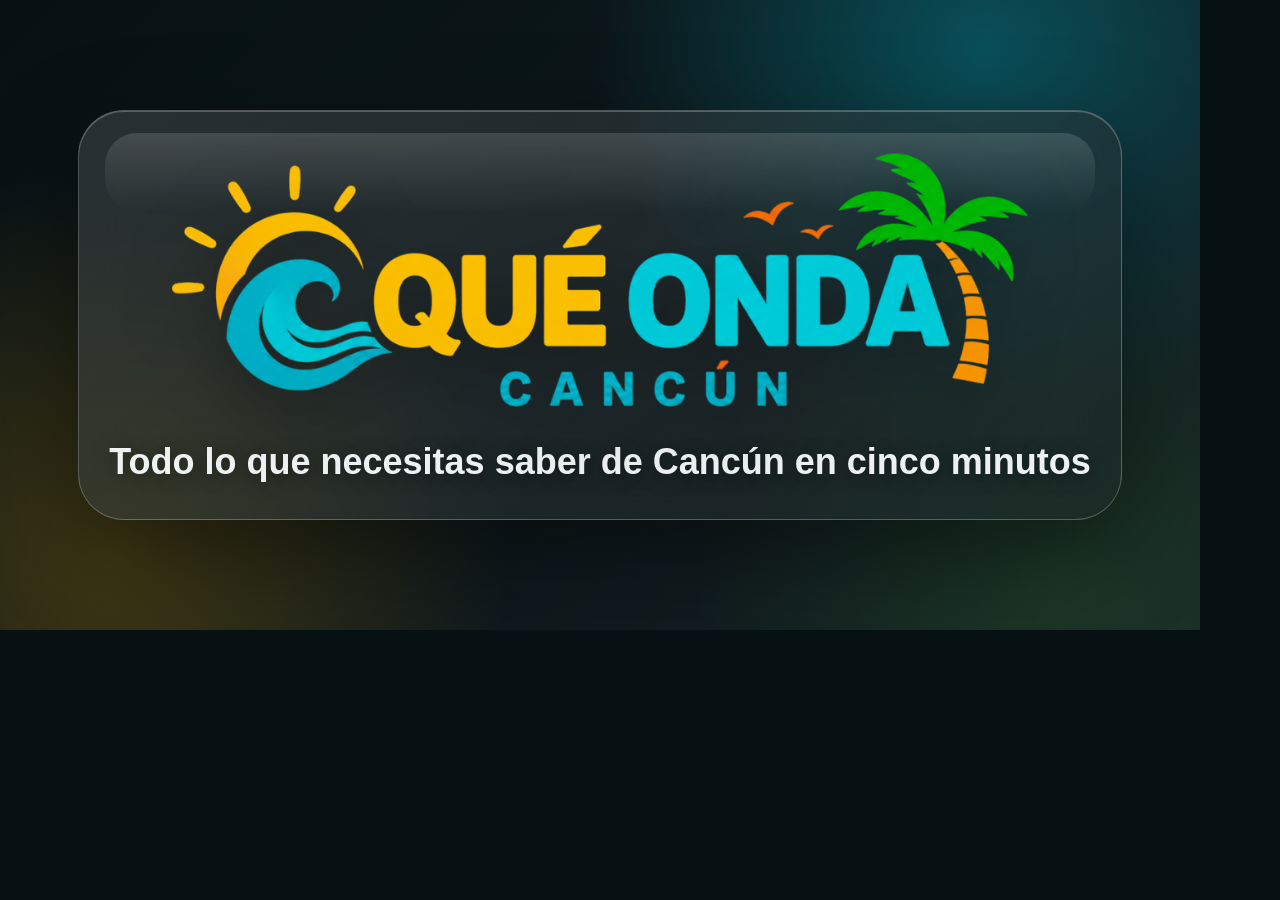
<file: assets/social/share-card.html>
<!doctype html>
<html lang="es-MX">
  <head>
    <meta charset="utf-8">
    <meta name="viewport" content="width=1200, initial-scale=1">
    <title>Qué Onda Cancún Share Card</title>
    <style>
      * {
        box-sizing: border-box;
      }

      html,
      body {
        width: 1200px;
        height: 630px;
        margin: 0;
        overflow: hidden;
        background: #071114;
        font-family: Avenir, "Avenir Next", "Helvetica Neue", Arial, sans-serif;
      }

      body {
        display: grid;
        place-items: center;
        color: #f7fbfb;
        background:
          radial-gradient(circle at 82% 8%, rgba(0, 176, 198, 0.36), transparent 34%),
          radial-gradient(circle at 10% 88%, rgba(251, 181, 3, 0.22), transparent 32%),
          radial-gradient(circle at 88% 92%, rgba(69, 169, 58, 0.18), transparent 30%),
          linear-gradient(135deg, #071114 0%, #0d181b 52%, #162125 100%);
      }

      .grain {
        position: absolute;
        inset: 0;
        opacity: 0.11;
        background-image:
          linear-gradient(rgba(255, 255, 255, 0.06) 1px, transparent 1px),
          linear-gradient(90deg, rgba(255, 255, 255, 0.05) 1px, transparent 1px);
        background-size: 42px 42px;
        mask-image: radial-gradient(circle at center, black, transparent 76%);
      }

      .card {
        position: relative;
        width: 1044px;
        height: 410px;
        display: grid;
        place-items: center;
        border: 1px solid rgba(255, 255, 255, 0.23);
        border-radius: 46px;
        background:
          linear-gradient(145deg, rgba(255, 255, 255, 0.13), rgba(255, 255, 255, 0.045)),
          rgba(7, 17, 20, 0.48);
        box-shadow:
          0 34px 100px rgba(0, 0, 0, 0.46),
          inset 0 1px 0 rgba(255, 255, 255, 0.24);
        backdrop-filter: blur(22px);
      }

      .card::before {
        content: "";
        position: absolute;
        inset: 22px 26px auto;
        height: 78px;
        border-radius: 32px;
        background: linear-gradient(180deg, rgba(255, 255, 255, 0.14), transparent);
        pointer-events: none;
      }

      .content {
        position: relative;
        display: grid;
        justify-items: center;
        gap: 36px;
        transform: translateY(2px);
      }

      .logo {
        width: 858px;
        height: auto;
        display: block;
        filter: drop-shadow(0 22px 32px rgba(0, 0, 0, 0.30));
      }

      .subtitle {
        margin: 0;
        font-size: 36px;
        line-height: 1.08;
        font-weight: 700;
        letter-spacing: 0;
        color: rgba(247, 251, 251, 0.96);
        text-shadow: 0 3px 20px rgba(0, 0, 0, 0.45);
      }
    </style>
  </head>
  <body>
    <div class="grain"></div>
    <section class="card" aria-label="Qué Onda Cancún">
      <div class="content">
        <img class="logo" src="./que-onda-logo-trimmed.png" alt="Qué Onda Cancún">
        <p class="subtitle">Todo lo que necesitas saber de Cancún en cinco minutos</p>
      </div>
    </section>
  </body>
</html>
</file>
